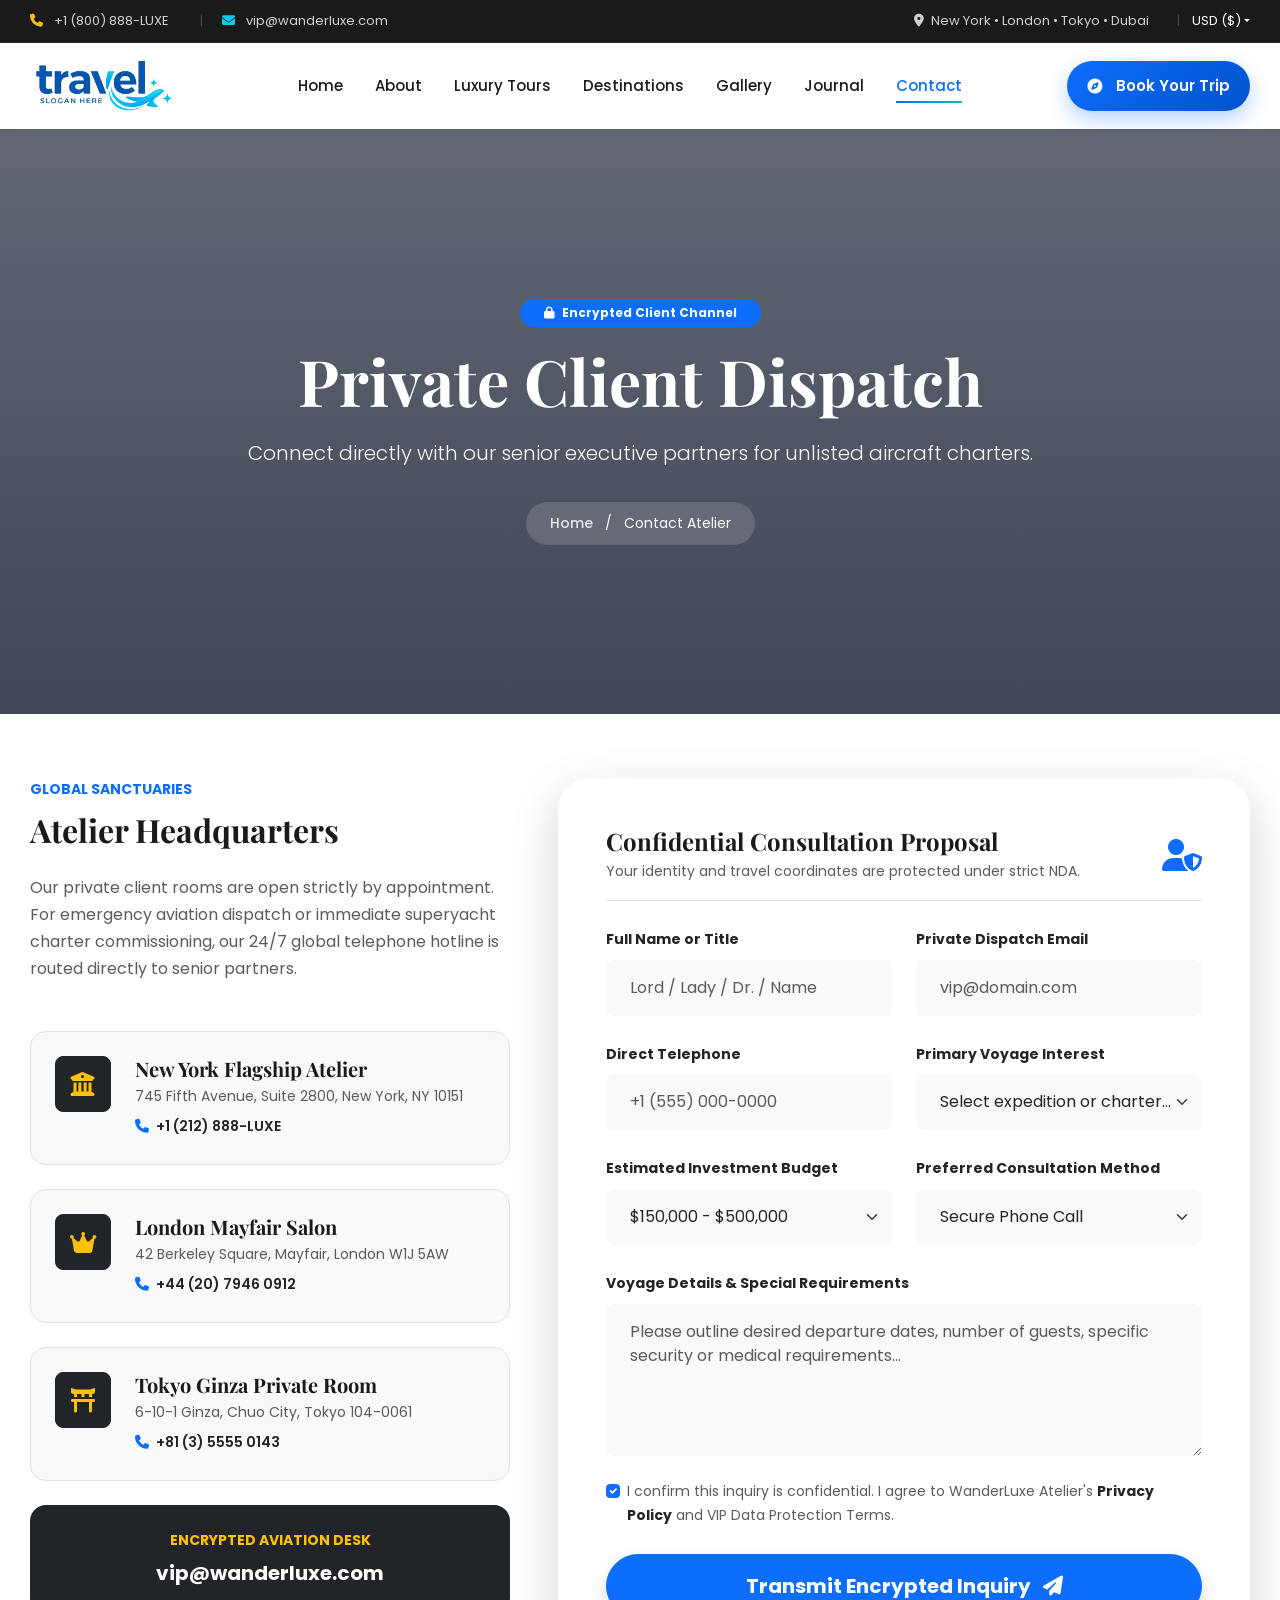
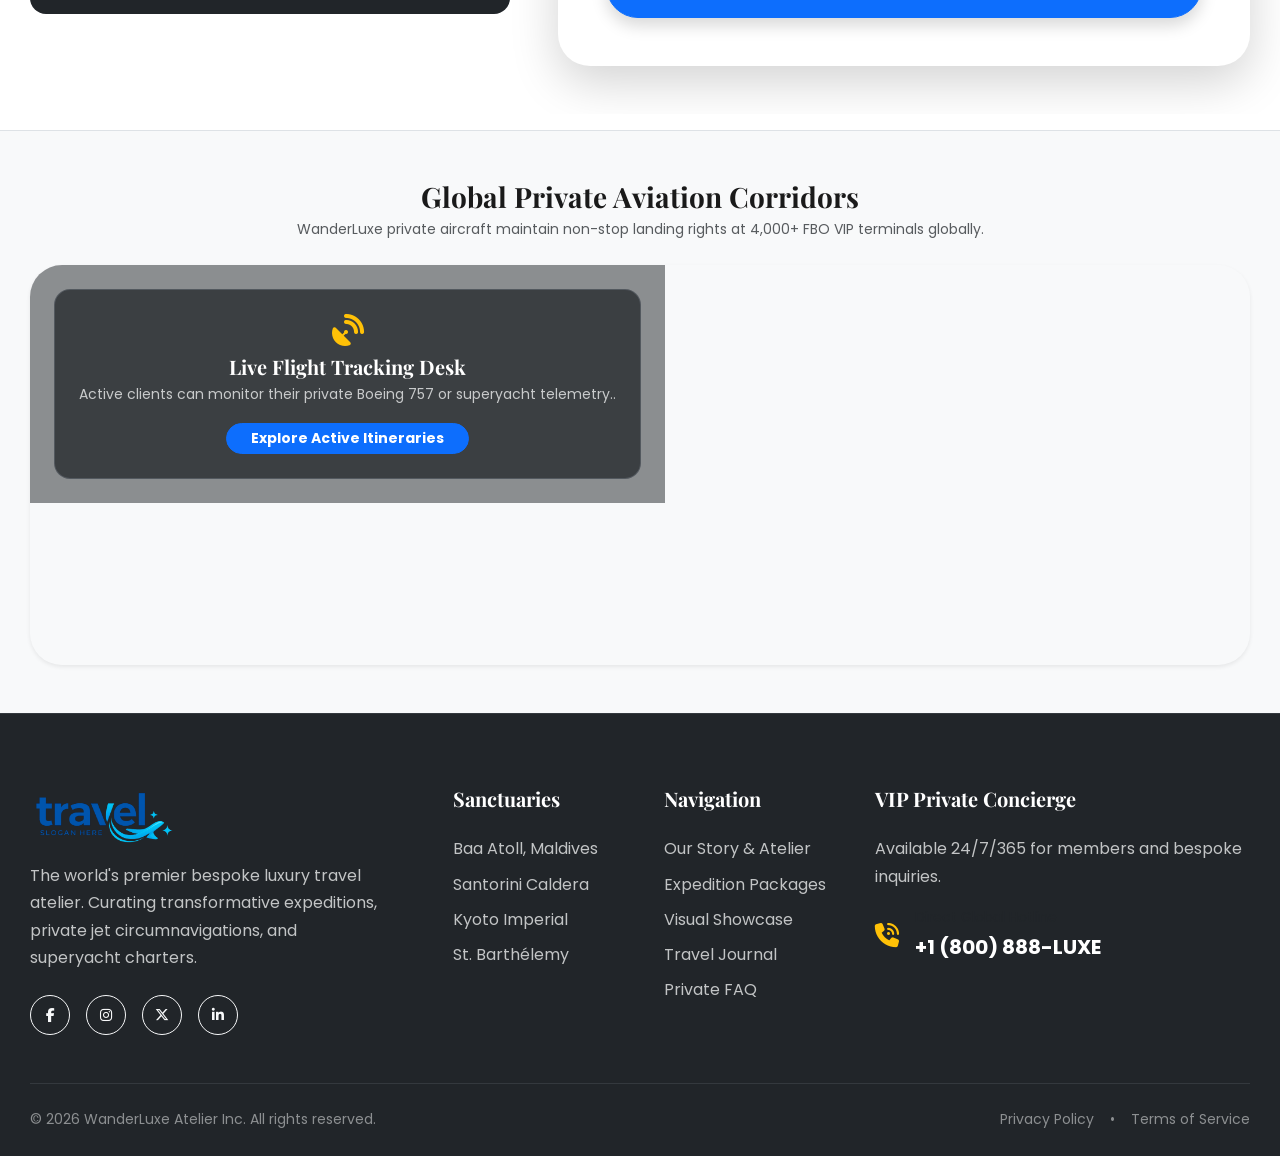
<file: contact.html>
<!doctype html>
<html lang="en">
<head>
  <meta charset="UTF-8" />
  <meta name="viewport" content="width=device-width, initial-scale=1.0" />
  <title>Private Concierge Dispatch & Contact - WanderLuxe Atelier</title>
  <meta name="description" content="Initiate a confidential travel inquiry or schedule a private consultation with WanderLuxe's senior itinerary architects across New York, London, Tokyo, and Dubai." />
  
  <!-- Bootstrap 5.3 CSS -->
  <link href="https://cdn.jsdelivr.net/npm/bootstrap@5.3.3/dist/css/bootstrap.min.css" rel="stylesheet" />
  <!-- Font Awesome 6 -->
  <link rel="stylesheet" href="https://cdnjs.cloudflare.com/ajax/libs/font-awesome/6.5.1/css/all.min.css" />
  <!-- Animate On Scroll (AOS) -->
  <link href="https://unpkg.com/aos@2.3.1/dist/aos.css" rel="stylesheet" />
  
  <!-- Custom Theme Stylesheets -->
  <link rel="stylesheet" href="assets/css/style.css" />
  <link rel="stylesheet" href="assets/css/responsive.css" />
</head>
<body>

  <!-- Preloader -->
  <div id="preloader">
    <div class="loader-compass"></div>
    <div class="loader-text">WANDERLUXE</div>
  </div>

  <!-- Top Bar Header -->
  <div class="header-top d-none d-md-block" id="top-bar">
    <div class="container">
      <div class="row align-items-center">
        <div class="col-lg-6 col-md-9 top-contact">
          <span class="me-3"><i class="fa-solid fa-phone me-2 text-warning"></i> +1 (800) 888-LUXE</span>
          <span class="top-divider">|</span>
          <span class="ms-1"><i class="fa-solid fa-envelope me-2 text-info"></i> vip@wanderluxe.com</span>
        </div>
        <div class="col-lg-6 col-md-9 d-flex justify-content-end align-items-center top-links">
          <span class="me-3"><i class="fa-solid fa-location-dot me-1"></i> New York &bull; London &bull; Tokyo &bull; Dubai</span>
          <span class="top-divider">|</span>
          <div class="dropdown d-inline-block">
            <a href="#" class="dropdown-toggle text-white text-decoration-none" data-bs-toggle="dropdown">USD ($)</a>
            <ul class="dropdown-menu dropdown-menu-dark dropdown-menu-end shadow">
              <li><a class="dropdown-item active" href="#">USD ($)</a></li>
              <li><a class="dropdown-item" href="#">EUR (&euro;)</a></li>
            </ul>
          </div>
        </div>
      </div>
    </div>
  </div>

  <!-- Sticky Main Navigation -->
  <nav class="navbar navbar-expand-lg main-navbar" id="main-navigation">
    <div class="container">
      <a class="navbar-brand" href="index.html">
        <img src="assets/img/logo.png" alt="logo" class="img-responsive" />
      </a>

      <button class="navbar-toggler border-0 shadow-none" type="button" data-bs-toggle="offcanvas" data-bs-target="#mobileMenu">
        <i class="fa-solid fa-bars-staggered fs-3 text-dark"></i>
      </button>

      <div class="collapse navbar-collapse" id="desktopMenu">
        <ul class="navbar-nav mx-auto mb-2 mb-lg-0">
          <li class="nav-item"><a class="nav-link" href="index.html">Home</a></li>
          <li class="nav-item"><a class="nav-link" href="about.html">About</a></li>
          <li class="nav-item"><a class="nav-link" href="tours.html">Luxury Tours</a></li>
          <li class="nav-item"><a class="nav-link" href="destinations.html">Destinations</a></li>
          <li class="nav-item"><a class="nav-link" href="gallery.html">Gallery</a></li>
          <li class="nav-item"><a class="nav-link" href="blog.html">Journal</a></li>
          <li class="nav-item"><a class="nav-link active" href="contact.html">Contact</a></li>
        </ul>

        <div class="d-flex align-items-center gap-3">
          <a href="tours.html" class="btn-wl-primary">
            <i class="fa-solid fa-compass me-1"></i> Book Your Trip
          </a>
        </div>
      </div>
    </div>
  </nav>

  <!-- Mobile Offcanvas Menu -->
  <div class="offcanvas offcanvas-start offcanvas-custom bg-dark text-white" tabindex="-1" id="mobileMenu">
    <div class="offcanvas-header border-bottom border-secondary border-opacity-25 pb-4">
      <a class="navbar-brand text-white" href="index.html"><img src="assets/img/logo.png" alt="logo" class="img-responsive" /></a>
      <button type="button" class="btn-close btn-close-white shadow-none" data-bs-dismiss="offcanvas"></button>
    </div>
    <div class="offcanvas-body pt-4">
      <ul class="navbar-nav fs-5 gap-3">
        <li class="nav-item"><a class="nav-link text-white" href="index.html">Home</a></li>
        <li class="nav-item"><a class="nav-link text-white" href="destinations.html">Destinations</a></li>
        <li class="nav-item"><a class="nav-link text-white" href="tours.html">Tours</a></li>
        <li class="nav-item"><a class="nav-link text-white" href="gallery.html">Gallery</a></li>
        <li class="nav-item"><a class="nav-link text-white" href="about.html">About</a></li>
        <li class="nav-item"><a class="nav-link text-white" href="blog.html">Journal</a></li>
        <li class="nav-item"><a class="nav-link text-white" href="faq.html">FAQ</a></li>
        <li class="nav-item"><a class="nav-link text-white active" href="contact.html">Contact</a></li>
      </ul>
    </div>
  </div>

  <!-- Hero Banner -->
  <section class="page-hero" id="hero-banner" style="background: linear-gradient(rgba(15,23,42,0.65), rgba(15,23,42,0.8)), url('https://images.unsplash.com/photo-1540959733332-eab4deabeeaf?auto=format&fit=crop&w=1920&q=80') center/cover;">
    <div class="container page-hero-content" data-aos="fade-up">
      <span class="badge bg-primary px-4 py-2 rounded-pill mb-3"><i class="fa-solid fa-lock me-1"></i> Encrypted Client Channel</span>
      <h1 class="display-3 text-white fw-bold mb-3">Private Client Dispatch</h1>
      <p class="lead max-w-2xl mx-auto text-light text-opacity-80">Connect directly with our senior executive partners for unlisted aircraft charters.</p>
      <div class="breadcrumb-custom">
        <a href="index.html">Home</a>
        <span>/</span>
        <span class="active">Contact Atelier</span>
      </div>
    </div>
  </section>

  <!-- Main Contact Section -->
  <section class="py-5 my-3 overflow-hidden" id="contact-main-section">
    <div class="container">
      <div class="row g-5">
        
        <!-- Left Column: Coordinates -->
        <div class="col-lg-5" data-aos="fade-right">
          <span class="text-primary text-uppercase tracking-wider fw-bold small d-block mb-2">Global Sanctuaries</span>
          <h2 class="h2 fw-bold mb-4">Atelier Headquarters</h2>
          <p class="text-muted mb-5">Our private client rooms are open strictly by appointment. For emergency aviation dispatch or immediate superyacht charter commissioning, our 24/7 global telephone hotline is routed directly to senior partners.</p>

          <div class="d-flex flex-column gap-4">
            
            <div class="d-flex gap-4 p-4 bg-light rounded-4 border">
              <div class="btn btn-dark rounded-3 d-flex align-items-center justify-content-center flex-shrink-0" style="width:56px;height:56px;">
                <i class="fa-solid fa-building-columns fs-4 text-warning"></i>
              </div>
              <div>
                <h4 class="h5 fw-bold mb-1">New York Flagship Atelier</h4>
                <p class="small text-muted mb-1">745 Fifth Avenue, Suite 2800, New York, NY 10151</p>
                <span class="small fw-semibold text-dark"><i class="fa-solid fa-phone me-1 text-primary"></i> +1 (212) 888-LUXE</span>
              </div>
            </div>

            <div class="d-flex gap-4 p-4 bg-light rounded-4 border">
              <div class="btn btn-dark rounded-3 d-flex align-items-center justify-content-center flex-shrink-0" style="width:56px;height:56px;">
                <i class="fa-solid fa-crown fs-4 text-warning"></i>
              </div>
              <div>
                <h4 class="h5 fw-bold mb-1">London Mayfair Salon</h4>
                <p class="small text-muted mb-1">42 Berkeley Square, Mayfair, London W1J 5AW</p>
                <span class="small fw-semibold text-dark"><i class="fa-solid fa-phone me-1 text-primary"></i> +44 (20) 7946 0912</span>
              </div>
            </div>

            <div class="d-flex gap-4 p-4 bg-light rounded-4 border">
              <div class="btn btn-dark rounded-3 d-flex align-items-center justify-content-center flex-shrink-0" style="width:56px;height:56px;">
                <i class="fa-solid fa-torii-gate fs-4 text-warning"></i>
              </div>
              <div>
                <h4 class="h5 fw-bold mb-1">Tokyo Ginza Private Room</h4>
                <p class="small text-muted mb-1">6-10-1 Ginza, Chuo City, Tokyo 104-0061</p>
                <span class="small fw-semibold text-dark"><i class="fa-solid fa-phone me-1 text-primary"></i> +81 (3) 5555 0143</span>
              </div>
            </div>

          </div>

          <div class="p-4 bg-dark text-white rounded-4 mt-4 text-center">
            <span class="small text-warning text-uppercase fw-bold d-block mb-1">Encrypted Aviation Desk</span>
            <span class="fs-5 fw-bold font-mono">vip@wanderluxe.com</span>
          </div>
        </div>

        <!-- Right Column: Confidential Form -->
        <div class="col-lg-7" data-aos="fade-left">
          <div class="card border-0 shadow-lg rounded-5 p-4 p-md-5 bg-white border">
            <div class="d-flex justify-content-between align-items-center mb-4 pb-3 border-bottom">
              <div>
                <h3 class="h4 fw-bold mb-1">Confidential Consultation Proposal</h3>
                <p class="small text-muted mb-0">Your identity and travel coordinates are protected under strict NDA.</p>
              </div>
              <i class="fa-solid fa-user-shield fs-2 text-primary"></i>
            </div>

            <form class="row g-4" id="mainContactForm" onsubmit="handleContactDispatch(event)">
              <div class="col-md-6">
                <label class="form-label small fw-bold text-dark">Full Name or Title</label>
                <input type="text" class="form-control bg-light py-3 px-4 rounded-3 border-0 shadow-none" placeholder="Lord / Lady / Dr. / Name" required />
              </div>

              <div class="col-md-6">
                <label class="form-label small fw-bold text-dark">Private Dispatch Email</label>
                <input type="email" class="form-control bg-light py-3 px-4 rounded-3 border-0 shadow-none" placeholder="vip@domain.com" required />
              </div>

              <div class="col-md-6">
                <label class="form-label small fw-bold text-dark">Direct Telephone</label>
                <input type="tel" class="form-control bg-light py-3 px-4 rounded-3 border-0 shadow-none" placeholder="+1 (555) 000-0000" required />
              </div>

              <div class="col-md-6">
                <label class="form-label small fw-bold text-dark">Primary Voyage Interest</label>
                <select class="form-select bg-light py-3 px-4 rounded-3 border-0 shadow-none" required>
                  <option value="" disabled selected>Select expedition or charter...</option>
                  <option value="jet">Around the World Private Jet (24 Days)</option>
                  <option value="yacht">Superyacht Mediterranean Regatta</option>
                  <option value="island">Private Island Buyout (Maldivian Coral)</option>
                  <option value="custom">Bespoke Architectural Itinerary Design</option>
                </select>
              </div>

              <div class="col-md-6">
                <label class="form-label small fw-bold text-dark">Estimated Investment Budget</label>
                <select class="form-select bg-light py-3 px-4 rounded-3 border-0 shadow-none">
                  <option value="100k">$50,000 - $150,000</option>
                  <option value="250k" selected>$150,000 - $500,000</option>
                  <option value="500k">$500,000 - $1,000,000+</option>
                  <option value="charter">Full Aircraft / Yacht Charter ($1M+)</option>
                </select>
              </div>

              <div class="col-md-6">
                <label class="form-label small fw-bold text-dark">Preferred Consultation Method</label>
                <select class="form-select bg-light py-3 px-4 rounded-3 border-0 shadow-none">
                  <option value="phone">Secure Phone Call</option>
                  <option value="zoom">Encrypted Video Conference</option>
                  <option value="inperson">In-Person at Mayfair or NY Salon</option>
                </select>
              </div>

              <div class="col-12">
                <label class="form-label small fw-bold text-dark">Voyage Details &amp; Special Requirements</label>
                <textarea class="form-control bg-light py-3 px-4 rounded-3 border-0 shadow-none" rows="5" placeholder="Please outline desired departure dates, number of guests, specific security or medical requirements..." required></textarea>
              </div>

              <div class="col-12">
                <div class="form-check small text-muted">
                  <input class="form-check-input shadow-none" type="checkbox" id="ndaCheck" required checked />
                  <label class="form-check-label" for="ndaCheck">
                    I confirm this inquiry is confidential. I agree to WanderLuxe Atelier's <a href="privacy-policy.html" class="text-dark fw-bold">Privacy Policy</a> and VIP Data Protection Terms.
                  </label>
                </div>
              </div>

              <div class="col-12">
                <button type="submit" class="btn btn-primary btn-lg w-100 py-3 rounded-pill fw-bold shadow">
                  Transmit Encrypted Inquiry <i class="fa-solid fa-paper-plane ms-2"></i>
                </button>
              </div>
            </form>

            <div class="alert alert-success mt-4 d-none rounded-4 p-4 text-center" id="contactSuccessMessage">
              <h4 class="h6 fw-bold mb-1"><i class="fa-solid fa-circle-check text-success me-1"></i> Inquiry Received Under Protocol</h4>
              <p class="small text-muted mb-0">Your encrypted proposal has been dispatched to our Mayfair and New York senior partners. Expect a confidential telephone briefing within 2 hours.</p>
            </div>

          </div>
        </div>

      </div>
    </div>
  </section>

  <!-- Interactive Global Map Section -->
  <section class="py-5 bg-light border-top" id="map-section">
    <div class="container text-center mb-4" data-aos="fade-up">
      <h3 class="h3 fw-bold mb-1">Global Private Aviation Corridors</h3>
      <p class="text-muted small">WanderLuxe private aircraft maintain non-stop landing rights at 4,000+ FBO VIP terminals globally.</p>
    </div>
    <div class="container">
      <div class="card border-0 rounded-5 overflow-hidden shadow-sm position-relative" style="height: 400px; background: url('https://images.unsplash.com/photo-1526778548025-fa2f459cd5c1?auto=format&fit=crop&w=1600&q=80') center/cover;">
        <div class="position-absolute inset-0 bg-dark bg-opacity-50 d-flex align-items-center justify-content-center p-4 text-center text-white">
          <div class="max-w-lg backdrop-blur bg-dark bg-opacity-75 p-4 rounded-4 border border-secondary border-opacity-50">
            <i class="fa-solid fa-satellite-dish fs-2 text-warning mb-2"></i>
            <h4 class="h5 fw-bold text-white mb-1">Live Flight Tracking Desk</h4>
            <p class="small text-light text-opacity-75 mb-3">Active clients can monitor their private Boeing 757 or superyacht telemetry..</p>
            <a href="tours.html" class="btn btn-primary btn-sm rounded-pill px-4 fw-bold">Explore Active Itineraries</a>
          </div>
        </div>
      </div>
    </div>
  </section>

  <!-- Footer -->
  <footer class="footer-section bg-dark text-white pt-5 pb-4 border-top border-secondary border-opacity-25" id="footer">
    <div class="container pt-4">
      <div class="row g-5 mb-5">
        <div class="col-lg-4 col-md-6">
          <a class="navbar-brand text-white fs-2 mb-3 d-block" href="index.html">
            <img src="assets/img/logo.png" alt="logo" class="img-responsive" />
          </a>
          <p class="text-light text-opacity-75 mb-4 pe-lg-4">The world's premier bespoke luxury travel atelier. Curating transformative expeditions, private jet circumnavigations, and superyacht charters.</p>
          <div class="d-flex gap-3 social-links">
            <a href="#" class="btn btn-outline-light btn-sm rounded-circle d-flex align-items-center justify-content-center" style="width: 40px; height: 40px;"><i class="fa-brands fa-facebook-f"></i></a>
            <a href="#" class="btn btn-outline-light btn-sm rounded-circle d-flex align-items-center justify-content-center" style="width: 40px; height: 40px;"><i class="fa-brands fa-instagram"></i></a>
            <a href="#" class="btn btn-outline-light btn-sm rounded-circle d-flex align-items-center justify-content-center" style="width: 40px; height: 40px;"><i class="fa-brands fa-x-twitter"></i></a>
            <a href="#" class="btn btn-outline-light btn-sm rounded-circle d-flex align-items-center justify-content-center" style="width: 40px; height: 40px;"><i class="fa-brands fa-linkedin-in"></i></a>
          </div>
        </div>
        <div class="col-lg-2 col-md-6">
          <h5 class="fw-bold mb-4 text-white">Sanctuaries</h5>
          <ul class="list-unstyled footer-links d-flex flex-column gap-2">
            <li><a href="destinations.html" class="text-light text-opacity-75 text-decoration-none">Baa Atoll, Maldives</a></li>
            <li><a href="destinations.html" class="text-light text-opacity-75 text-decoration-none">Santorini Caldera</a></li>
            <li><a href="destinations.html" class="text-light text-opacity-75 text-decoration-none">Kyoto Imperial</a></li>
            <li><a href="destinations.html" class="text-light text-opacity-75 text-decoration-none">St. Barthélemy</a></li>
          </ul>
        </div>
        <div class="col-lg-2 col-md-6">
          <h5 class="fw-bold mb-4 text-white">Navigation</h5>
          <ul class="list-unstyled footer-links d-flex flex-column gap-2">
            <li><a href="about.html" class="text-light text-opacity-75 text-decoration-none">Our Story &amp; Atelier</a></li>
            <li><a href="tours.html" class="text-light text-opacity-75 text-decoration-none">Expedition Packages</a></li>
            <li><a href="gallery.html" class="text-light text-opacity-75 text-decoration-none">Visual Showcase</a></li>
            <li><a href="blog.html" class="text-light text-opacity-75 text-decoration-none">Travel Journal</a></li>
            <li><a href="faq.html" class="text-light text-opacity-75 text-decoration-none">Private FAQ</a></li>
          </ul>
        </div>
        <div class="col-lg-4 col-md-6">
          <h5 class="fw-bold mb-4 text-white">VIP Private Concierge</h5>
          <p class="text-light text-opacity-75 mb-3">Available 24/7/365 for members and bespoke inquiries.</p>
          <div class="d-flex align-items-center mb-3">
            <i class="fa-solid fa-phone-volume fs-4 text-warning me-3"></i>
            <div>
              <span class="small text-muted d-block">Direct Global Hotline</span>
              <a href="tel:+1800888LUXE" class="fs-5 fw-bold text-white text-decoration-none">+1 (800) 888-LUXE</a>
            </div>
          </div>
        </div>
      </div>
      <div class="border-top border-secondary border-opacity-25 pt-4 d-flex flex-column flex-md-row justify-content-between align-items-center small text-light text-opacity-50">
        <p class="mb-2 mb-md-0">&copy; 2026 WanderLuxe Atelier Inc. All rights reserved.</p>
        <div class="d-flex gap-3">
          <a href="privacy-policy.html" class="text-light text-opacity-50 text-decoration-none">Privacy Policy</a>
          <span>&bull;</span>
          <a href="terms.html" class="text-light text-opacity-50 text-decoration-none">Terms of Service</a>
        </div>
      </div>
    </div>
  </footer>

  <!-- Scroll To Top Button -->
  <button id="scrollTopBtn" class="scroll-top-btn" aria-label="Scroll to top"><i class="fa-solid fa-arrow-up"></i></button>

  <!-- Bootstrap 5 Bundle JS -->
  <script src="https://cdn.jsdelivr.net/npm/bootstrap@5.3.3/dist/js/bootstrap.bundle.min.js"></script>
  <!-- Animate On Scroll (AOS) -->
  <script src="https://unpkg.com/aos@2.3.1/dist/aos.js"></script>
  <!-- Master Theme JS -->
  <script src="assets/js/main.js"></script>

  <script>
    function handleContactDispatch(e) {
      e.preventDefault();
      document.getElementById('contactSuccessMessage').classList.remove('d-none');
      e.target.reset();
      window.scrollTo({ top: document.getElementById('contactSuccessMessage').offsetTop - 150, behavior: 'smooth' });
    }
  </script>
</body>
</html>
</file>
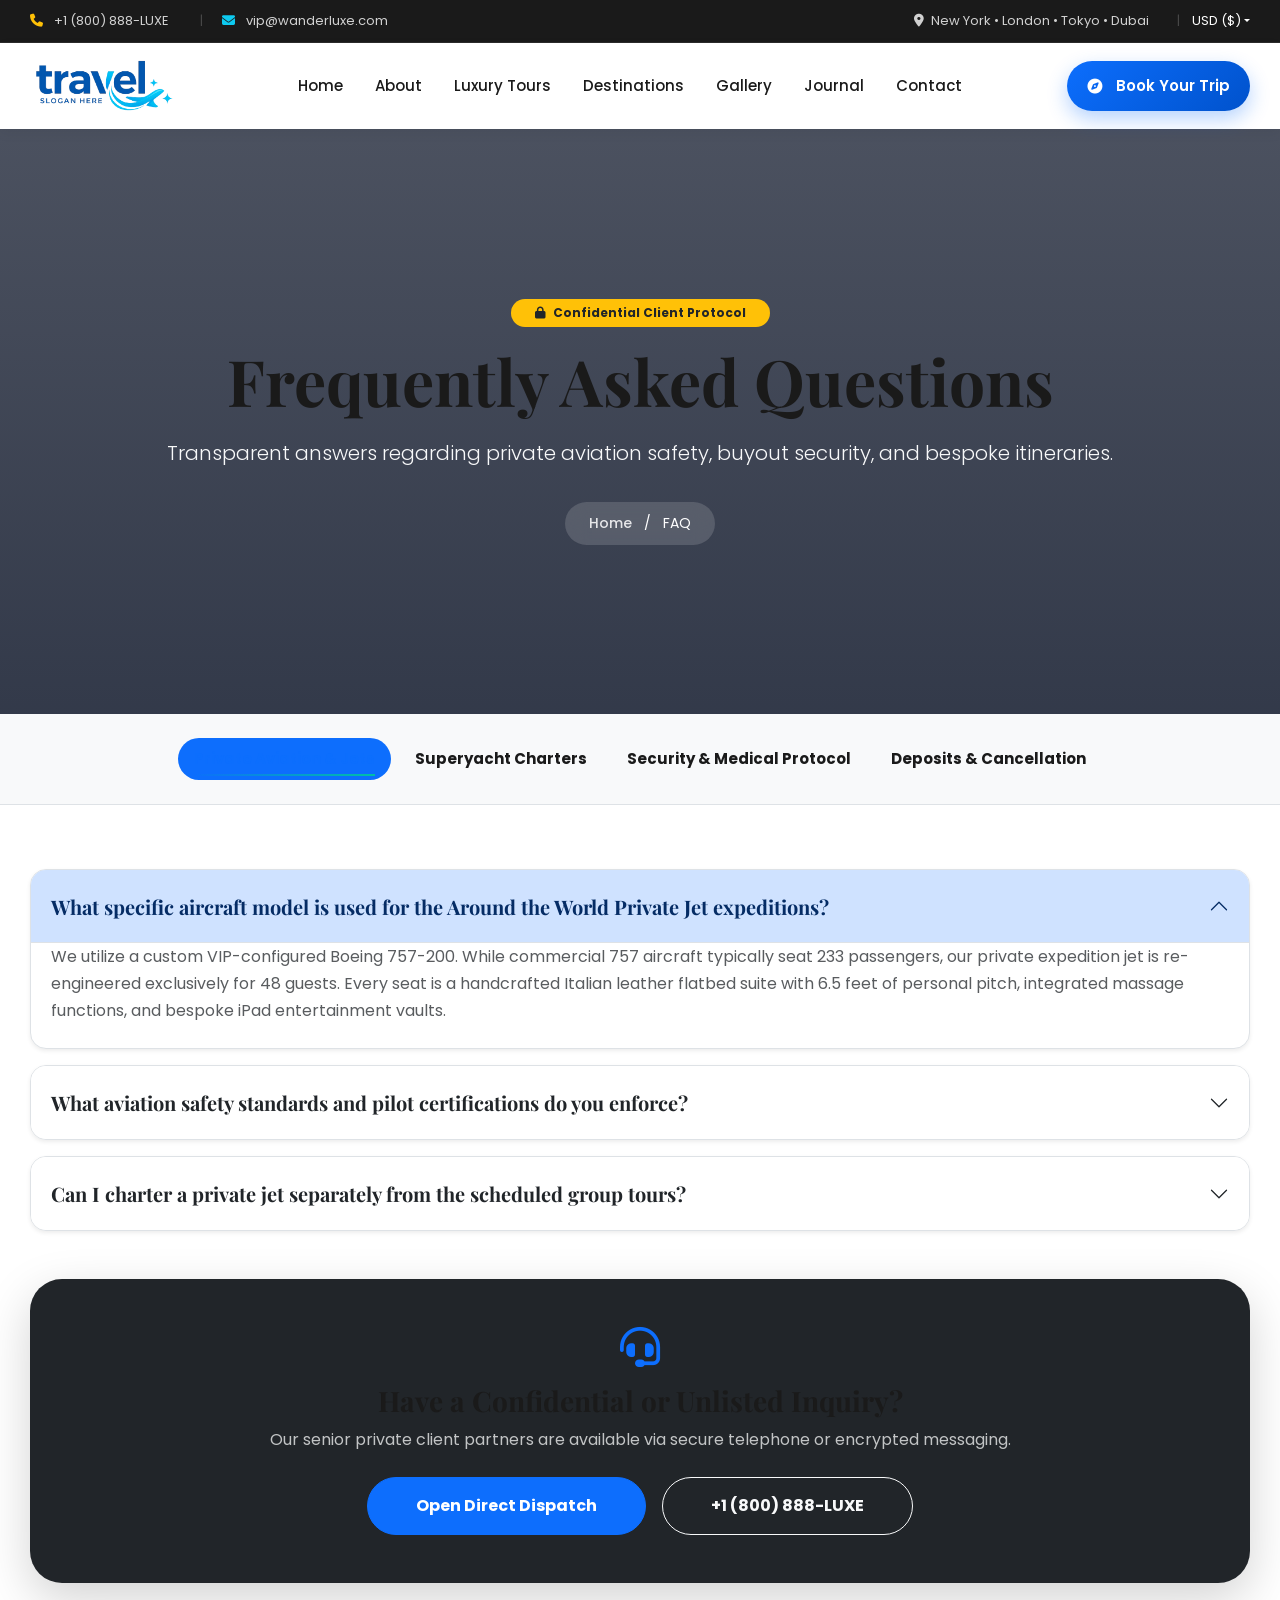
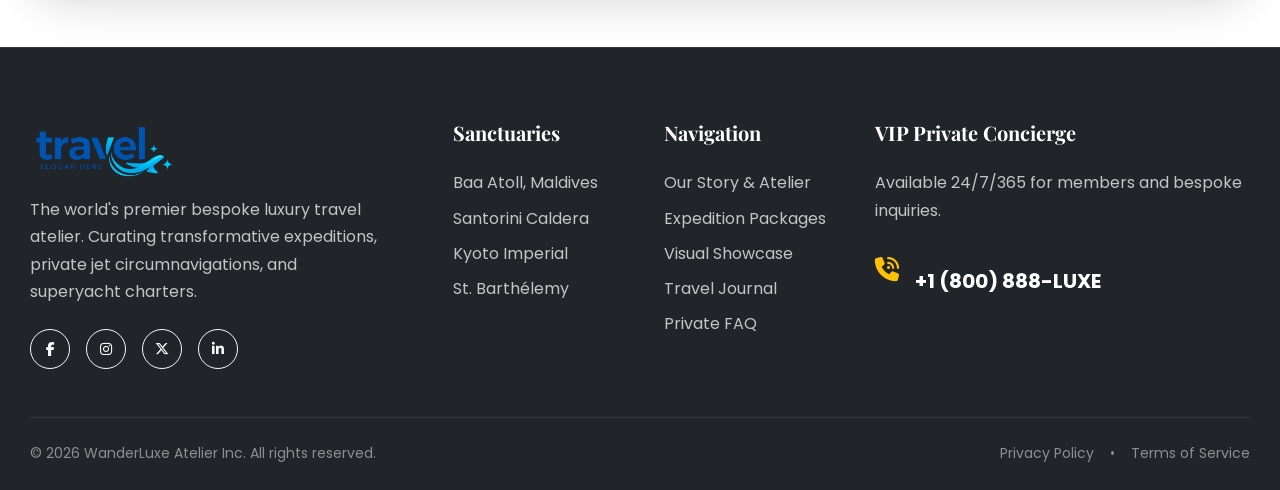
<file: faq.html>
<!doctype html>
<html lang="en">
<head>
  <meta charset="UTF-8" />
  <meta name="viewport" content="width=device-width, initial-scale=1.0" />
  <title>Confidential FAQ & VIP Protocol - WanderLuxe Luxury Travel</title>
  <meta name="description" content="Explore frequently asked questions regarding private jet charters, superyacht security protocols, medical concierges, and bespoke membership tiers." />
  
  <!-- Bootstrap 5.3 CSS -->
  <link href="https://cdn.jsdelivr.net/npm/bootstrap@5.3.3/dist/css/bootstrap.min.css" rel="stylesheet" />
  <!-- Font Awesome 6 -->
  <link rel="stylesheet" href="https://cdnjs.cloudflare.com/ajax/libs/font-awesome/6.5.1/css/all.min.css" />
  <!-- Animate On Scroll (AOS) -->
  <link href="https://unpkg.com/aos@2.3.1/dist/aos.css" rel="stylesheet" />
  
  <!-- Custom Theme Stylesheets -->
  <link rel="stylesheet" href="assets/css/style.css" />
  <link rel="stylesheet" href="assets/css/responsive.css" />
</head>
<body>

  <!-- Preloader -->
  <div id="preloader">
    <div class="loader-compass"></div>
    <div class="loader-text">WANDERLUXE</div>
  </div>

  <!-- Top Bar Header -->
  <div class="header-top d-none d-md-block" id="top-bar">
    <div class="container">
      <div class="row align-items-center">
        <div class="col-lg-6 col-md-9 top-contact">
          <span class="me-3"><i class="fa-solid fa-phone me-2 text-warning"></i> +1 (800) 888-LUXE</span>
          <span class="top-divider">|</span>
          <span class="ms-1"><i class="fa-solid fa-envelope me-2 text-info"></i> vip@wanderluxe.com</span>
        </div>
        <div class="col-lg-6 col-md-9 d-flex justify-content-end align-items-center top-links">
          <span class="me-3"><i class="fa-solid fa-location-dot me-1"></i> New York &bull; London &bull; Tokyo &bull; Dubai</span>
          <span class="top-divider">|</span>
          <div class="dropdown d-inline-block">
            <a href="#" class="dropdown-toggle text-white text-decoration-none" data-bs-toggle="dropdown">USD ($)</a>
            <ul class="dropdown-menu dropdown-menu-dark dropdown-menu-end shadow">
              <li><a class="dropdown-item active" href="#">USD ($)</a></li>
              <li><a class="dropdown-item" href="#">EUR (&euro;)</a></li>
            </ul>
          </div>
        </div>
      </div>
    </div>
  </div>

  <!-- Sticky Main Navigation -->
  <nav class="navbar navbar-expand-lg main-navbar" id="main-navigation">
    <div class="container">
      <a class="navbar-brand" href="index.html">
        <img src="assets/img/logo.png" alt="logo" class="img-responsive" />
      </a>

      <button class="navbar-toggler border-0 shadow-none" type="button" data-bs-toggle="offcanvas" data-bs-target="#mobileMenu">
        <i class="fa-solid fa-bars-staggered fs-3 text-dark"></i>
      </button>

      <div class="collapse navbar-collapse" id="desktopMenu">
        <ul class="navbar-nav mx-auto mb-2 mb-lg-0">
          <li class="nav-item"><a class="nav-link" href="index.html">Home</a></li>
          <li class="nav-item"><a class="nav-link" href="about.html">About</a></li>
          <li class="nav-item"><a class="nav-link" href="tours.html">Luxury Tours</a></li>
          <li class="nav-item"><a class="nav-link" href="destinations.html">Destinations</a></li>
          <li class="nav-item"><a class="nav-link" href="gallery.html">Gallery</a></li>
          <li class="nav-item"><a class="nav-link" href="blog.html">Journal</a></li>
          <li class="nav-item"><a class="nav-link" href="contact.html">Contact</a></li>
        </ul>

        <div class="d-flex align-items-center gap-3">
          <a href="tours.html" class="btn-wl-primary">
            <i class="fa-solid fa-compass me-1"></i> Book Your Trip
          </a>
        </div>
      </div>
    </div>
  </nav>

  <!-- Mobile Offcanvas Menu -->
  <div class="offcanvas offcanvas-start offcanvas-custom bg-dark text-white" tabindex="-1" id="mobileMenu">
    <div class="offcanvas-header border-bottom border-secondary border-opacity-25 pb-4">
      <a class="navbar-brand text-white" href="index.html">
        <img src="assets/img/logo.png" alt="logo" class="img-responsive" /></a>
      <button type="button" class="btn-close btn-close-white shadow-none" data-bs-dismiss="offcanvas"></button>
    </div>
    <div class="offcanvas-body pt-4">
      <ul class="navbar-nav fs-5 gap-3">
        <li class="nav-item"><a class="nav-link text-white" href="index.html">Home</a></li>
        <li class="nav-item"><a class="nav-link text-white" href="destinations.html">Destinations</a></li>
        <li class="nav-item"><a class="nav-link text-white" href="tours.html">Tours</a></li>
        <li class="nav-item"><a class="nav-link text-white" href="gallery.html">Gallery</a></li>
        <li class="nav-item"><a class="nav-link text-white" href="about.html">About</a></li>
        <li class="nav-item"><a class="nav-link text-white" href="blog.html">Journal</a></li>
        <li class="nav-item"><a class="nav-link text-white active" href="faq.html">FAQ</a></li>
        <li class="nav-item"><a class="nav-link text-white" href="contact.html">Contact</a></li>
      </ul>
    </div>
  </div>

  <!-- Hero Banner -->
  <section class="page-hero" id="hero-banner" style="background: linear-gradient(rgba(15,23,42,0.75), rgba(15,23,42,0.85)), url('https://images.unsplash.com/photo-1540959733332-eab4deabeeaf?auto=format&fit=crop&w=1920&q=80') center/cover;">
    <div class="container page-hero-content" data-aos="fade-up">
      <span class="badge bg-warning text-dark px-4 py-2 rounded-pill mb-3"><i class="fa-solid fa-lock me-1"></i> Confidential Client Protocol</span>
      <h1 class="display-3 fw-bold mb-3">Frequently Asked Questions</h1>
      <p class="lead max-w-2xl mx-auto text-light text-opacity-80">Transparent answers regarding private aviation safety, buyout security, and bespoke itineraries.</p>
      <div class="breadcrumb-custom">
        <a href="index.html">Home</a>
        <span>/</span>
        <span class="active">FAQ</span>
      </div>
    </div>
  </section>

  <!-- FAQ Navigation Tabs -->
  <section class="py-4 bg-light border-bottom sticky-top" style="top: 80px; z-index: 10;" id="faq-tabs-nav">
    <div class="container">
      <ul class="nav nav-pills justify-content-center gap-2" id="faqPills" role="tablist">
        <li class="nav-item" role="presentation">
          <button class="nav-link active rounded-pill px-4 fw-bold" id="jet-tab" data-bs-toggle="pill" data-bs-target="#jet-faq" type="button" role="tab">Private Aviation &amp; Jets</button>
        </li>
        <li class="nav-item" role="presentation">
          <button class="nav-link rounded-pill px-4 fw-bold" id="yacht-tab" data-bs-toggle="pill" data-bs-target="#yacht-faq" type="button" role="tab">Superyacht Charters</button>
        </li>
        <li class="nav-item" role="presentation">
          <button class="nav-link rounded-pill px-4 fw-bold" id="security-tab" data-bs-toggle="pill" data-bs-target="#security-faq" type="button" role="tab">Security &amp; Medical Protocol</button>
        </li>
        <li class="nav-item" role="presentation">
          <button class="nav-link rounded-pill px-4 fw-bold" id="booking-tab" data-bs-toggle="pill" data-bs-target="#booking-faq" type="button" role="tab">Deposits &amp; Cancellation</button>
        </li>
      </ul>
    </div>
  </section>

  <!-- FAQ Content Section -->
  <section class="py-5 my-3" id="faq-content-section">
    <div class="container max-w-4xl mx-auto">
      <div class="tab-content" id="faqTabContent">
        
        <!-- Private Aviation FAQ -->
        <div class="tab-pane fade show active" id="jet-faq" role="tabpanel" aria-labelledby="jet-tab">
          <div class="accordion custom-accordion d-flex flex-column gap-3" id="jetAccordion">
            
            <div class="accordion-item border rounded-4 overflow-hidden shadow-sm" data-aos="fade-up">
              <h2 class="accordion-header">
                <button class="accordion-button fw-bold py-4 fs-5" type="button" data-bs-toggle="collapse" data-bs-target="#q1">
                  What specific aircraft model is used for the Around the World Private Jet expeditions?
                </button>
              </h2>
              <div id="q1" class="accordion-collapse collapse show" data-bs-parent="#jetAccordion">
                <div class="accordion-body text-muted pt-0 pb-4">
                  We utilize a custom VIP-configured Boeing 757-200. While commercial 757 aircraft typically seat 233 passengers, our private expedition jet is re-engineered exclusively for 48 guests. Every seat is a handcrafted Italian leather flatbed suite with 6.5 feet of personal pitch, integrated massage functions, and bespoke iPad entertainment vaults.
                </div>
              </div>
            </div>

            <div class="accordion-item border rounded-4 overflow-hidden shadow-sm" data-aos="fade-up">
              <h2 class="accordion-header">
                <button class="accordion-button collapsed fw-bold py-4 fs-5" type="button" data-bs-toggle="collapse" data-bs-target="#q2">
                  What aviation safety standards and pilot certifications do you enforce?
                </button>
              </h2>
              <div id="q2" class="accordion-collapse collapse" data-bs-parent="#jetAccordion">
                <div class="accordion-body text-muted pt-0 pb-4">
                  All WanderLuxe charter flights exceed ARGUS Platinum and Wyvern Wingman safety ratings—the highest independent aviation safety audits in the world. Our flight crew consists of three veteran captains with a minimum of 12,000 flight hours each, accompanied by a dedicated onboard aviation mechanic and security officer.
                </div>
              </div>
            </div>

            <div class="accordion-item border rounded-4 overflow-hidden shadow-sm" data-aos="fade-up">
              <h2 class="accordion-header">
                <button class="accordion-button collapsed fw-bold py-4 fs-5" type="button" data-bs-toggle="collapse" data-bs-target="#q3">
                  Can I charter a private jet separately from the scheduled group tours?
                </button>
              </h2>
              <div id="q3" class="accordion-collapse collapse" data-bs-parent="#jetAccordion">
                <div class="accordion-body text-muted pt-0 pb-4">
                  Yes. Our private aviation desk maintains direct access to over 4,000 audited private aircraft globally, ranging from Sikorsky S-76 VIP helicopters and Bombardier Challenger 350s to ultra-long-range Gulfstream G700 and Bombardier Global 7500 jets capable of non-stop 16-hour transoceanic flights.
                </div>
              </div>
            </div>

          </div>
        </div>

        <!-- Superyacht FAQ -->
        <div class="tab-pane fade" id="yacht-faq" role="tabpanel" aria-labelledby="yacht-tab">
          <div class="accordion custom-accordion d-flex flex-column gap-3" id="yachtAccordion">
            
            <div class="accordion-item border rounded-4 overflow-hidden shadow-sm">
              <h2 class="accordion-header">
                <button class="accordion-button fw-bold py-4 fs-5" type="button" data-bs-toggle="collapse" data-bs-target="#yq1">
                  How are superyacht charter provisions and gastronomic menus customized?
                </button>
              </h2>
              <div id="yq1" class="accordion-collapse collapse show" data-bs-parent="#yachtAccordion">
                <div class="accordion-body text-muted pt-0 pb-4">
                  Four weeks prior to embarkation, our executive culinary concierge conducts a private preference interview with your party. Whether provisioning rare vintage 1982 Petrus wines, freshly caught Mediterranean bluefin tuna, or dietary-specific kosher/vegan menus, our onboard Michelin-experienced executive chefs execute bespoke degustations daily.
                </div>
              </div>
            </div>

            <div class="accordion-item border rounded-4 overflow-hidden shadow-sm">
              <h2 class="accordion-header">
                <button class="accordion-button collapsed fw-bold py-4 fs-5" type="button" data-bs-toggle="collapse" data-bs-target="#yq2">
                  What water toys and submersible equipment are included on yacht charters?
                </button>
              </h2>
              <div id="yq2" class="accordion-collapse collapse" data-bs-parent="#yachtAccordion">
                <div class="accordion-body text-muted pt-0 pb-4">
                  Our flagship 50m+ superyacht fleet comes fully equipped with Riva yacht tenders, SeaDoo jet skis, Fliteboard e-foils, Seabob diving scooters, inflatable water slides, and certified Scuba dive gear. For specific vessels in the Maldives and Caribbean, private Triton submersibles can be commissioned.
                </div>
              </div>
            </div>

          </div>
        </div>

        <!-- Security & Medical FAQ -->
        <div class="tab-pane fade" id="security-faq" role="tabpanel" aria-labelledby="security-tab">
          <div class="accordion custom-accordion d-flex flex-column gap-3" id="secAccordion">
            
            <div class="accordion-item border rounded-4 overflow-hidden shadow-sm">
              <h2 class="accordion-header">
                <button class="accordion-button fw-bold py-4 fs-5" type="button" data-bs-toggle="collapse" data-bs-target="#sq1">
                  What medical personnel accompany the global private jet expeditions?
                </button>
              </h2>
              <div id="sq1" class="accordion-collapse collapse show" data-bs-parent="#secAccordion">
                <div class="accordion-body text-muted pt-0 pb-4">
                  Every Around the World expedition is accompanied 24/7 by a senior emergency room physician from Johns Hopkins or Mayo Clinic. The aircraft carries an extensive mobile emergency medical suite, defibrillators, prescription pharmaceuticals, and satellite telemedicine uplinks.
                </div>
              </div>
            </div>

            <div class="accordion-item border rounded-4 overflow-hidden shadow-sm">
              <h2 class="accordion-header">
                <button class="accordion-button collapsed fw-bold py-4 fs-5" type="button" data-bs-toggle="collapse" data-bs-target="#sq2">
                  Can WanderLuxe provide close protection security details for high-profile clients?
                </button>
              </h2>
              <div id="sq2" class="accordion-collapse collapse" data-bs-parent="#secAccordion">
                <div class="accordion-body text-muted pt-0 pb-4">
                  Absolutely. We regularly coordinate confidential itineraries for royal family members, heads of state, and Fortune 100 executives. Our security desk arranges discreet executive protection officers (former UK SAS or US Secret Service), armored motorcades, and hotel sweep protocols upon request.
                </div>
              </div>
            </div>

          </div>
        </div>

        <!-- Booking & Deposits FAQ -->
        <div class="tab-pane fade" id="booking-faq" role="tabpanel" aria-labelledby="booking-tab">
          <div class="accordion custom-accordion d-flex flex-column gap-3" id="bookAccordion">
            
            <div class="accordion-item border rounded-4 overflow-hidden shadow-sm">
              <h2 class="accordion-header">
                <button class="accordion-button fw-bold py-4 fs-5" type="button" data-bs-toggle="collapse" data-bs-target="#bq1">
                  What deposit structure is required to secure a private jet expedition seat?
                </button>
              </h2>
              <div id="bq1" class="accordion-collapse collapse show" data-bs-parent="#bookAccordion">
                <div class="accordion-body text-muted pt-0 pb-4">
                  A fully refundable 10% deposit is required upon initial reservation submission. Final balance is due 120 days prior to departure. We accept bank wire transfers, major credit cards (Amex Centurion/Titanium), and select cryptocurrency settlement via BitPay institutional escrow.
                </div>
              </div>
            </div>

            <div class="accordion-item border rounded-4 overflow-hidden shadow-sm">
              <h2 class="accordion-header">
                <button class="accordion-button collapsed fw-bold py-4 fs-5" type="button" data-bs-toggle="collapse" data-bs-target="#bq2">
                  What is your cancellation and refund policy?
                </button>
              </h2>
              <div id="bq2" class="accordion-collapse collapse" data-bs-parent="#bookAccordion">
                <div class="accordion-body text-muted pt-0 pb-4">
                  Cancellations made 180+ days prior to departure receive a 100% full refund. Cancellations between 179 and 120 days receive a 75% refund. Due to strict private resort buyout contracts, reservations within 120 days of departure are non-refundable unless transferred to another verified client on our private waitlist.
                </div>
              </div>
            </div>

          </div>
        </div>

      </div>

      <!-- Still Have Questions CTA -->
      <div class="card border-0 bg-dark text-white p-5 rounded-5 mt-5 text-center shadow-lg" data-aos="zoom-in">
        <i class="fa-solid fa-headset fs-1 text-primary mb-3"></i>
        <h3 class="h3 fw-bold mb-2">Have a Confidential or Unlisted Inquiry?</h3>
        <p class="text-light text-opacity-75 max-w-xl mx-auto mb-4">Our senior private client partners are available via secure telephone or encrypted messaging.</p>
        <div class="d-flex flex-wrap justify-content-center gap-3">
          <a href="contact.html" class="btn btn-primary rounded-pill px-5 py-3 fw-bold">Open Direct Dispatch</a>
          <a href="tel:+1800888LUXE" class="btn btn-outline-light rounded-pill px-5 py-3 fw-bold">+1 (800) 888-LUXE</a>
        </div>
      </div>

    </div>
  </section>

  <!-- Footer -->
  <footer class="footer-section bg-dark text-white pt-5 pb-4 border-top border-secondary border-opacity-25" id="footer">
    <div class="container pt-4">
      <div class="row g-5 mb-5">
        <div class="col-lg-4 col-md-6">
          <a class="navbar-brand text-white fs-2 mb-3 d-block" href="index.html">
            <img src="assets/img/logo.png" alt="logo" class="img-responsive" />
          </a>
          <p class="text-light text-opacity-75 mb-4 pe-lg-4">The world's premier bespoke luxury travel atelier. Curating transformative expeditions, private jet circumnavigations, and superyacht charters.</p>
          <div class="d-flex gap-3 social-links">
            <a href="#" class="btn btn-outline-light btn-sm rounded-circle d-flex align-items-center justify-content-center" style="width: 40px; height: 40px;"><i class="fa-brands fa-facebook-f"></i></a>
            <a href="#" class="btn btn-outline-light btn-sm rounded-circle d-flex align-items-center justify-content-center" style="width: 40px; height: 40px;"><i class="fa-brands fa-instagram"></i></a>
            <a href="#" class="btn btn-outline-light btn-sm rounded-circle d-flex align-items-center justify-content-center" style="width: 40px; height: 40px;"><i class="fa-brands fa-x-twitter"></i></a>
            <a href="#" class="btn btn-outline-light btn-sm rounded-circle d-flex align-items-center justify-content-center" style="width: 40px; height: 40px;"><i class="fa-brands fa-linkedin-in"></i></a>
          </div>
        </div>
        <div class="col-lg-2 col-md-6">
          <h5 class="fw-bold mb-4 text-white">Sanctuaries</h5>
          <ul class="list-unstyled footer-links d-flex flex-column gap-2">
            <li><a href="destinations.html" class="text-light text-opacity-75 text-decoration-none">Baa Atoll, Maldives</a></li>
            <li><a href="destinations.html" class="text-light text-opacity-75 text-decoration-none">Santorini Caldera</a></li>
            <li><a href="destinations.html" class="text-light text-opacity-75 text-decoration-none">Kyoto Imperial</a></li>
            <li><a href="destinations.html" class="text-light text-opacity-75 text-decoration-none">St. Barthélemy</a></li>
          </ul>
        </div>
        <div class="col-lg-2 col-md-6">
          <h5 class="fw-bold mb-4 text-white">Navigation</h5>
          <ul class="list-unstyled footer-links d-flex flex-column gap-2">
            <li><a href="about.html" class="text-light text-opacity-75 text-decoration-none">Our Story &amp; Atelier</a></li>
            <li><a href="tours.html" class="text-light text-opacity-75 text-decoration-none">Expedition Packages</a></li>
            <li><a href="gallery.html" class="text-light text-opacity-75 text-decoration-none">Visual Showcase</a></li>
            <li><a href="blog.html" class="text-light text-opacity-75 text-decoration-none">Travel Journal</a></li>
            <li><a href="faq.html" class="text-light text-opacity-75 text-decoration-none">Private FAQ</a></li>
          </ul>
        </div>
        <div class="col-lg-4 col-md-6">
          <h5 class="fw-bold mb-4 text-white">VIP Private Concierge</h5>
          <p class="text-light text-opacity-75 mb-3">Available 24/7/365 for members and bespoke inquiries.</p>
          <div class="d-flex align-items-center mb-3">
            <i class="fa-solid fa-phone-volume fs-4 text-warning me-3"></i>
            <div>
              <span class="small text-muted d-block">Direct Global Hotline</span>
              <a href="tel:+1800888LUXE" class="fs-5 fw-bold text-white text-decoration-none">+1 (800) 888-LUXE</a>
            </div>
          </div>
        </div>
      </div>
      <div class="border-top border-secondary border-opacity-25 pt-4 d-flex flex-column flex-md-row justify-content-between align-items-center small text-light text-opacity-50">
        <p class="mb-2 mb-md-0">&copy; 2026 WanderLuxe Atelier Inc. All rights reserved.</p>
        <div class="d-flex gap-3">
          <a href="privacy-policy.html" class="text-light text-opacity-50 text-decoration-none">Privacy Policy</a>
          <span>&bull;</span>
          <a href="terms.html" class="text-light text-opacity-50 text-decoration-none">Terms of Service</a>
        </div>
      </div>
    </div>
  </footer>

  <!-- Scroll To Top Button -->
  <button id="scrollTopBtn" class="scroll-top-btn" aria-label="Scroll to top"><i class="fa-solid fa-arrow-up"></i></button>

  <!-- Bootstrap 5 Bundle JS -->
  <script src="https://cdn.jsdelivr.net/npm/bootstrap@5.3.3/dist/js/bootstrap.bundle.min.js"></script>
  <!-- Animate On Scroll (AOS) -->
  <script src="https://unpkg.com/aos@2.3.1/dist/aos.js"></script>
  <!-- Master Theme JS -->
  <script src="assets/js/main.js"></script>
</body>
</html>
</file>
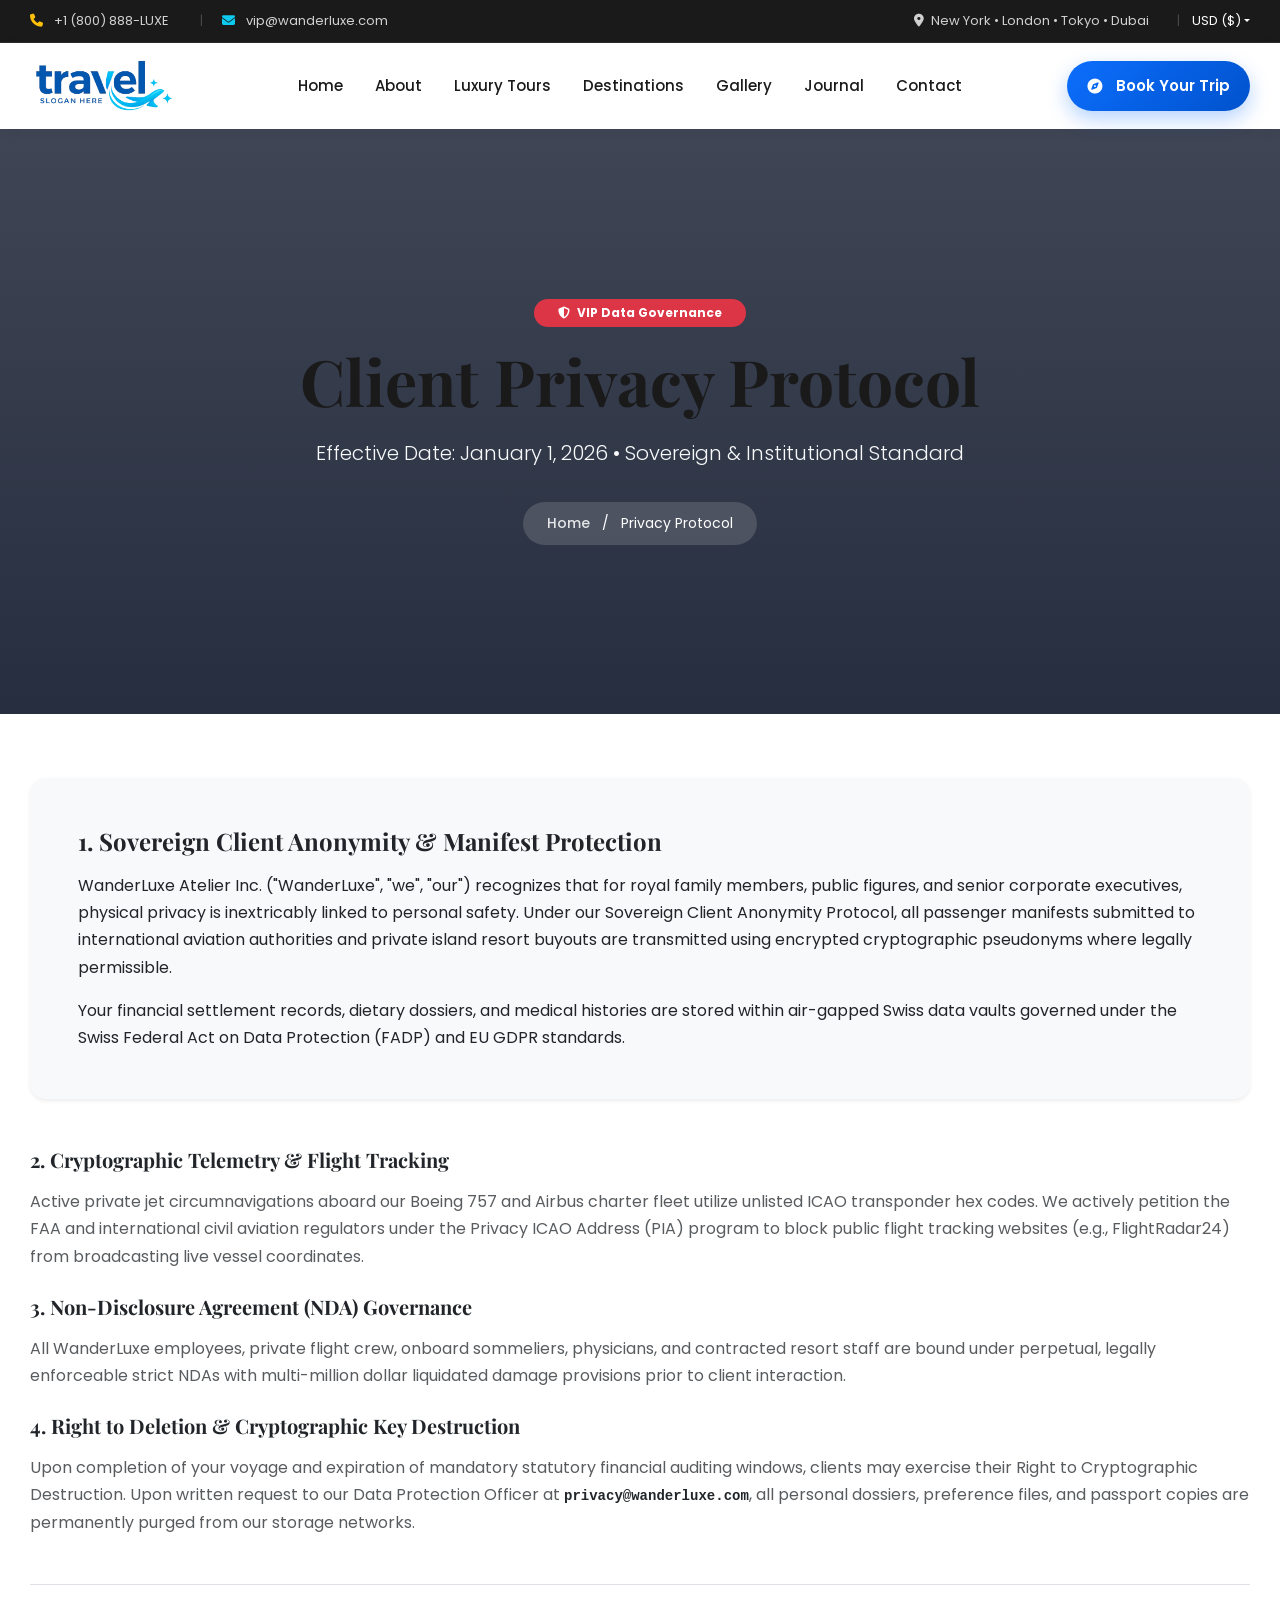
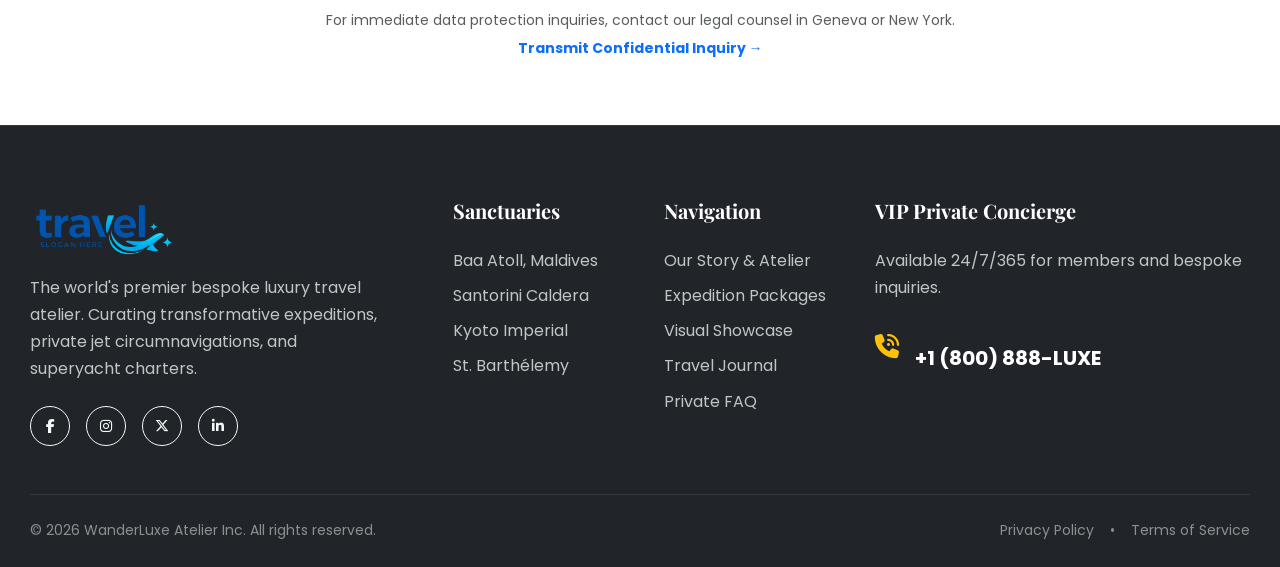
<file: privacy-policy.html>
<!doctype html>
<html lang="en">
<head>
  <meta charset="UTF-8" />
  <meta name="viewport" content="width=device-width, initial-scale=1.0" />
  <title>Confidential Privacy Policy & Data Protection - WanderLuxe</title>
  <meta name="description" content="Read WanderLuxe Atelier's strict VIP data governance protocols protecting client identities, flight telemetry, and private resort manifests." />
  
  <!-- Bootstrap 5.3 CSS -->
  <link href="https://cdn.jsdelivr.net/npm/bootstrap@5.3.3/dist/css/bootstrap.min.css" rel="stylesheet" />
  <!-- Font Awesome 6 -->
  <link rel="stylesheet" href="https://cdnjs.cloudflare.com/ajax/libs/font-awesome/6.5.1/css/all.min.css" />
  
  <!-- Custom Theme Stylesheets -->
  <link rel="stylesheet" href="assets/css/style.css" />
  <link rel="stylesheet" href="assets/css/responsive.css" />
</head>
<body>

  <!-- Top Bar Header -->
  <div class="header-top d-none d-md-block" id="top-bar">
    <div class="container">
      <div class="row align-items-center">
        <div class="col-lg-6 col-md-9 top-contact">
          <span class="me-3"><i class="fa-solid fa-phone me-2 text-warning"></i> +1 (800) 888-LUXE</span>
          <span class="top-divider">|</span>
          <span class="ms-1"><i class="fa-solid fa-envelope me-2 text-info"></i> vip@wanderluxe.com</span>
        </div>
        <div class="col-lg-6 col-md-9 d-flex justify-content-end align-items-center top-links">
          <span class="me-3"><i class="fa-solid fa-location-dot me-1"></i> New York &bull; London &bull; Tokyo &bull; Dubai</span>
          <span class="top-divider">|</span>
          <div class="dropdown d-inline-block">
            <a href="#" class="dropdown-toggle text-white text-decoration-none" data-bs-toggle="dropdown">USD ($)</a>
            <ul class="dropdown-menu dropdown-menu-dark dropdown-menu-end shadow">
              <li><a class="dropdown-item active" href="#">USD ($)</a></li>
              <li><a class="dropdown-item" href="#">EUR (&euro;)</a></li>
            </ul>
          </div>
        </div>
      </div>
    </div>
  </div>

  <!-- Sticky Main Navigation -->
  <nav class="navbar navbar-expand-lg main-navbar" id="main-navigation">
    <div class="container">
      <a class="navbar-brand" href="index.html">
        <img src="assets/img/logo.png" alt="logo" class="img-responsive" />
      </a>

      <button class="navbar-toggler border-0 shadow-none" type="button" data-bs-toggle="offcanvas" data-bs-target="#mobileMenu">
        <i class="fa-solid fa-bars-staggered fs-3 text-dark"></i>
      </button>

      <div class="collapse navbar-collapse" id="desktopMenu">
        <ul class="navbar-nav mx-auto mb-2 mb-lg-0">
          <li class="nav-item"><a class="nav-link" href="index.html">Home</a></li>
          <li class="nav-item"><a class="nav-link" href="about.html">About</a></li>
          <li class="nav-item"><a class="nav-link" href="tours.html">Luxury Tours</a></li>
          <li class="nav-item"><a class="nav-link" href="destinations.html">Destinations</a></li>
          <li class="nav-item"><a class="nav-link" href="gallery.html">Gallery</a></li>
          <li class="nav-item"><a class="nav-link" href="blog.html">Journal</a></li>
          <li class="nav-item"><a class="nav-link" href="contact.html">Contact</a></li>
        </ul>

        <div class="d-flex align-items-center gap-3">
          <a href="tours.html" class="btn-wl-primary">
            <i class="fa-solid fa-compass me-1"></i> Book Your Trip
          </a>
        </div>
      </div>
    </div>
  </nav>

  <!-- Mobile Offcanvas Menu -->
  <div class="offcanvas offcanvas-start offcanvas-custom bg-dark text-white" tabindex="-1" id="mobileMenu">
    <div class="offcanvas-header border-bottom border-secondary border-opacity-25 pb-4">
      <a class="navbar-brand text-white" href="index.html">
        <img src="assets/img/logo.png" alt="logo" class="img-responsive" /></a>
      <button type="button" class="btn-close btn-close-white shadow-none" data-bs-dismiss="offcanvas"></button>
    </div>
    <div class="offcanvas-body pt-4">
      <ul class="navbar-nav fs-5 gap-3">
        <li class="nav-item"><a class="nav-link text-white" href="index.html">Home</a></li>
        <li class="nav-item"><a class="nav-link text-white" href="destinations.html">Destinations</a></li>
        <li class="nav-item"><a class="nav-link text-white" href="tours.html">Tours</a></li>
        <li class="nav-item"><a class="nav-link text-white" href="gallery.html">Gallery</a></li>
        <li class="nav-item"><a class="nav-link text-white" href="about.html">About</a></li>
        <li class="nav-item"><a class="nav-link text-white" href="blog.html">Journal</a></li>
        <li class="nav-item"><a class="nav-link text-white" href="faq.html">FAQ</a></li>
        <li class="nav-item"><a class="nav-link text-white" href="contact.html">Contact</a></li>
      </ul>
    </div>
  </div>

  <!-- Hero Banner -->
  <section class="page-hero" id="hero-banner" style="background: linear-gradient(rgba(15,23,42,0.8), rgba(15,23,42,0.9)), url('https://images.unsplash.com/photo-1451187580459-43490279c0fa?auto=format&fit=crop&w=1920&q=80') center/cover;">
    <div class="container page-hero-content">
      <span class="badge bg-danger px-4 py-2 rounded-pill mb-3"><i class="fa-solid fa-shield-halved me-1"></i> VIP Data Governance</span>
      <h1 class="display-3 fw-bold mb-3">Client Privacy Protocol</h1>
      <p class="lead max-w-2xl mx-auto text-light text-opacity-80">Effective Date: January 1, 2026 &bull; Sovereign & Institutional Standard</p>
      <div class="breadcrumb-custom">
        <a href="index.html">Home</a>
        <span>/</span>
        <span class="active">Privacy Protocol</span>
      </div>
    </div>
  </section>

  <!-- Legal Content -->
  <section class="py-5 my-3" id="legal-body">
    <div class="container max-w-4xl mx-auto text-muted">
      
      <div class="card border-0 bg-light p-4 p-md-5 rounded-4 mb-5 shadow-sm">
        <h2 class="h4 fw-bold text-dark mb-3">1. Sovereign Client Anonymity & Manifest Protection</h2>
        <p>WanderLuxe Atelier Inc. ("WanderLuxe", "we", "our") recognizes that for royal family members, public figures, and senior corporate executives, physical privacy is inextricably linked to personal safety. Under our Sovereign Client Anonymity Protocol, all passenger manifests submitted to international aviation authorities and private island resort buyouts are transmitted using encrypted cryptographic pseudonyms where legally permissible.</p>
        <p class="mb-0">Your financial settlement records, dietary dossiers, and medical histories are stored within air-gapped Swiss data vaults governed under the Swiss Federal Act on Data Protection (FADP) and EU GDPR standards.</p>
      </div>

      <h3 class="h5 fw-bold text-dark mb-3">2. Cryptographic Telemetry & Flight Tracking</h3>
      <p class="mb-4">Active private jet circumnavigations aboard our Boeing 757 and Airbus charter fleet utilize unlisted ICAO transponder hex codes. We actively petition the FAA and international civil aviation regulators under the Privacy ICAO Address (PIA) program to block public flight tracking websites (e.g., FlightRadar24) from broadcasting live vessel coordinates.</p>

      <h3 class="h5 fw-bold text-dark mb-3">3. Non-Disclosure Agreement (NDA) Governance</h3>
      <p class="mb-4">All WanderLuxe employees, private flight crew, onboard sommeliers, physicians, and contracted resort staff are bound under perpetual, legally enforceable strict NDAs with multi-million dollar liquidated damage provisions prior to client interaction.</p>

      <h3 class="h5 fw-bold text-dark mb-3">4. Right to Deletion & Cryptographic Key Destruction</h3>
      <p class="mb-5">Upon completion of your voyage and expiration of mandatory statutory financial auditing windows, clients may exercise their Right to Cryptographic Destruction. Upon written request to our Data Protection Officer at <code class="text-dark fw-bold">privacy@wanderluxe.com</code>, all personal dossiers, preference files, and passport copies are permanently purged from our storage networks.</p>

      <div class="border-top pt-4 text-center small">
        <p class="mb-1">For immediate data protection inquiries, contact our legal counsel in Geneva or New York.</p>
        <a href="contact.html" class="fw-bold text-primary text-decoration-none">Transmit Confidential Inquiry &rarr;</a>
      </div>

    </div>
  </section>

  <!-- Footer -->
  <footer class="footer-section bg-dark text-white pt-5 pb-4 border-top border-secondary border-opacity-25" id="footer">
    <div class="container pt-4">
      <div class="row g-5 mb-5">
        <div class="col-lg-4 col-md-6">
          <a class="navbar-brand text-white fs-2 mb-3 d-block" href="index.html">
            <img src="assets/img/logo.png" alt="logo" class="img-responsive" /></span>
          </a>
          <p class="text-light text-opacity-75 mb-4 pe-lg-4">The world's premier bespoke luxury travel atelier. Curating transformative expeditions, private jet circumnavigations, and superyacht charters.</p>
          <div class="d-flex gap-3 social-links">
            <a href="#" class="btn btn-outline-light btn-sm rounded-circle d-flex align-items-center justify-content-center" style="width: 40px; height: 40px;"><i class="fa-brands fa-facebook-f"></i></a>
            <a href="#" class="btn btn-outline-light btn-sm rounded-circle d-flex align-items-center justify-content-center" style="width: 40px; height: 40px;"><i class="fa-brands fa-instagram"></i></a>
            <a href="#" class="btn btn-outline-light btn-sm rounded-circle d-flex align-items-center justify-content-center" style="width: 40px; height: 40px;"><i class="fa-brands fa-x-twitter"></i></a>
            <a href="#" class="btn btn-outline-light btn-sm rounded-circle d-flex align-items-center justify-content-center" style="width: 40px; height: 40px;"><i class="fa-brands fa-linkedin-in"></i></a>
          </div>
        </div>
        <div class="col-lg-2 col-md-6">
          <h5 class="fw-bold mb-4 text-white">Sanctuaries</h5>
          <ul class="list-unstyled footer-links d-flex flex-column gap-2">
            <li><a href="destinations.html" class="text-light text-opacity-75 text-decoration-none">Baa Atoll, Maldives</a></li>
            <li><a href="destinations.html" class="text-light text-opacity-75 text-decoration-none">Santorini Caldera</a></li>
            <li><a href="destinations.html" class="text-light text-opacity-75 text-decoration-none">Kyoto Imperial</a></li>
            <li><a href="destinations.html" class="text-light text-opacity-75 text-decoration-none">St. Barthélemy</a></li>
          </ul>
        </div>
        <div class="col-lg-2 col-md-6">
          <h5 class="fw-bold mb-4 text-white">Navigation</h5>
          <ul class="list-unstyled footer-links d-flex flex-column gap-2">
            <li><a href="about.html" class="text-light text-opacity-75 text-decoration-none">Our Story &amp; Atelier</a></li>
            <li><a href="tours.html" class="text-light text-opacity-75 text-decoration-none">Expedition Packages</a></li>
            <li><a href="gallery.html" class="text-light text-opacity-75 text-decoration-none">Visual Showcase</a></li>
            <li><a href="blog.html" class="text-light text-opacity-75 text-decoration-none">Travel Journal</a></li>
            <li><a href="faq.html" class="text-light text-opacity-75 text-decoration-none">Private FAQ</a></li>
          </ul>
        </div>
        <div class="col-lg-4 col-md-6">
          <h5 class="fw-bold mb-4 text-white">VIP Private Concierge</h5>
          <p class="text-light text-opacity-75 mb-3">Available 24/7/365 for members and bespoke inquiries.</p>
          <div class="d-flex align-items-center mb-3">
            <i class="fa-solid fa-phone-volume fs-4 text-warning me-3"></i>
            <div>
              <span class="small text-muted d-block">Direct Global Hotline</span>
              <a href="tel:+1800888LUXE" class="fs-5 fw-bold text-white text-decoration-none">+1 (800) 888-LUXE</a>
            </div>
          </div>
        </div>
      </div>
      <div class="border-top border-secondary border-opacity-25 pt-4 d-flex flex-column flex-md-row justify-content-between align-items-center small text-light text-opacity-50">
        <p class="mb-2 mb-md-0">&copy; 2026 WanderLuxe Atelier Inc. All rights reserved.</p>
        <div class="d-flex gap-3">
          <a href="privacy-policy.html" class="text-light text-opacity-50 text-decoration-none">Privacy Policy</a>
          <span>&bull;</span>
          <a href="terms.html" class="text-light text-opacity-50 text-decoration-none">Terms of Service</a>
        </div>
      </div>
    </div>
  </footer>

  <!-- Bootstrap 5 Bundle JS -->
  <script src="https://cdn.jsdelivr.net/npm/bootstrap@5.3.3/dist/js/bootstrap.bundle.min.js"></script>
  <!-- Master Theme JS -->
  <script src="assets/js/main.js"></script>
</body>
</html>
</file>
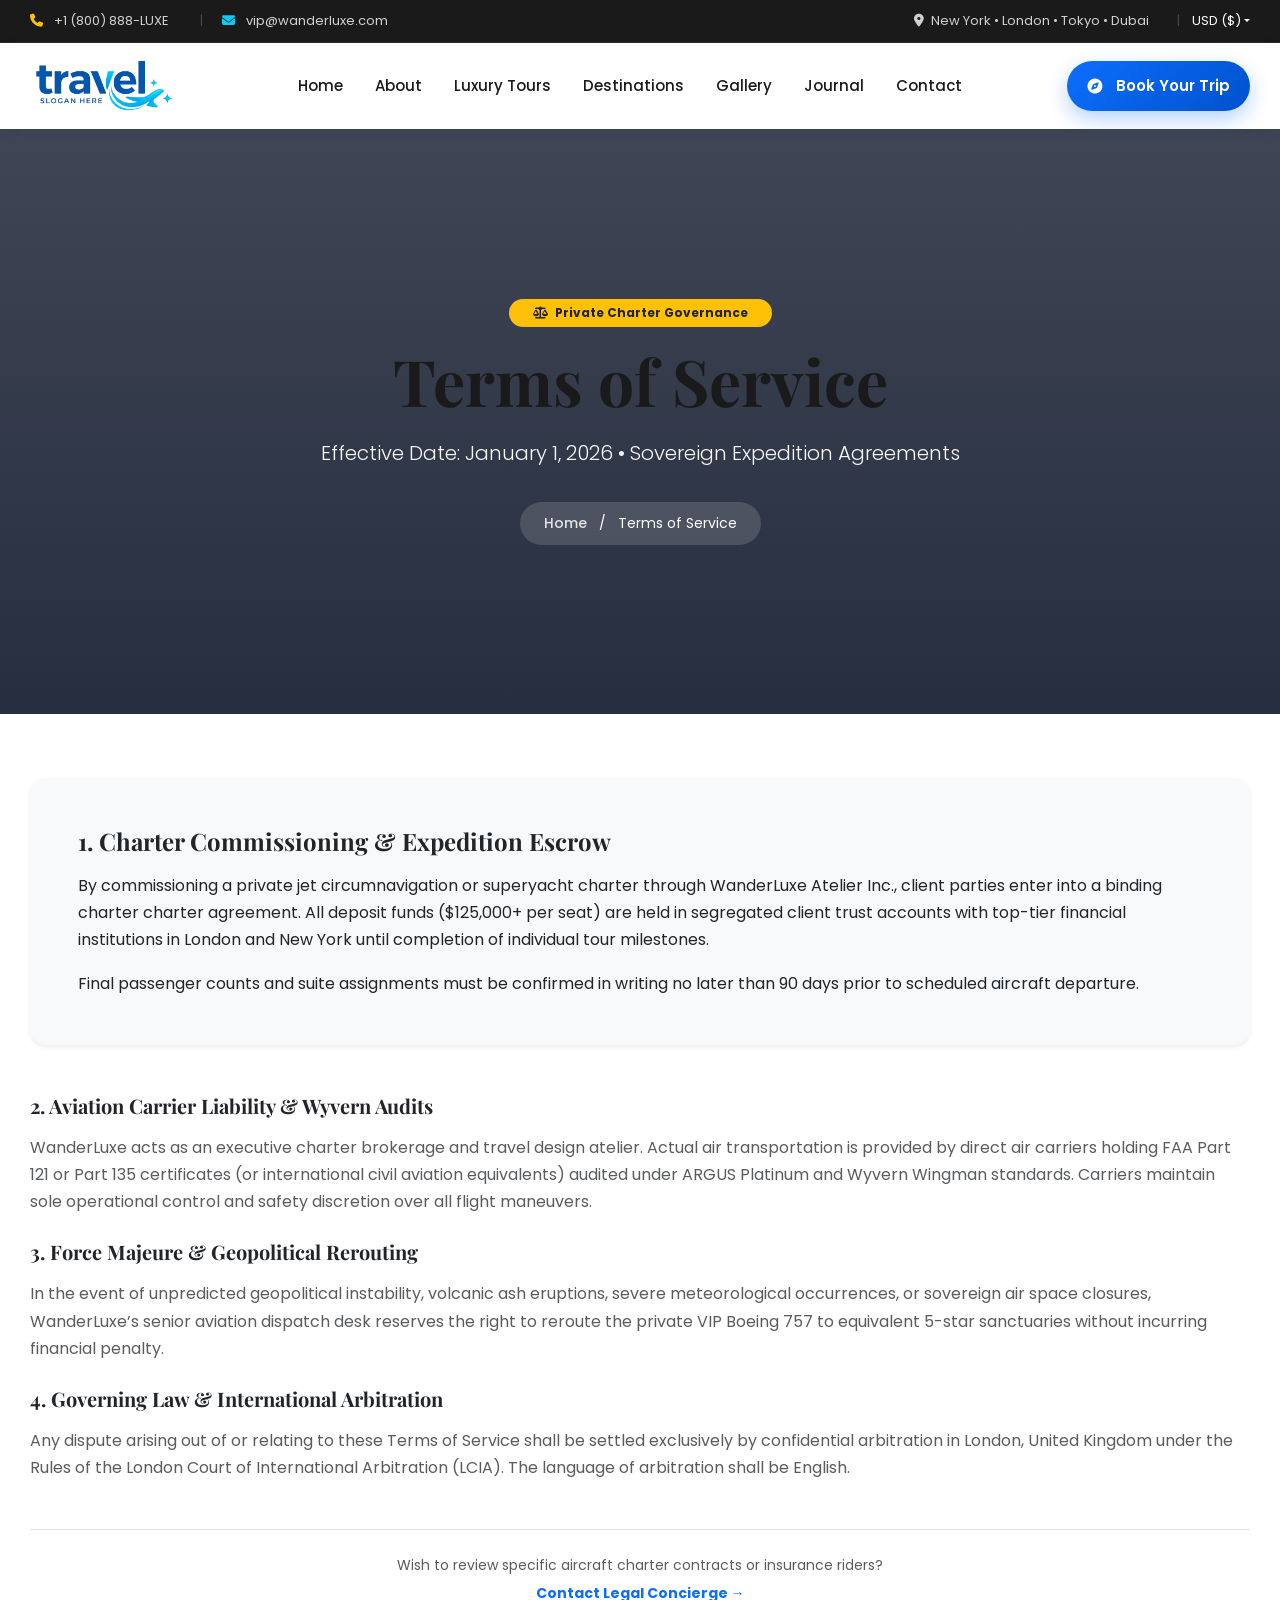
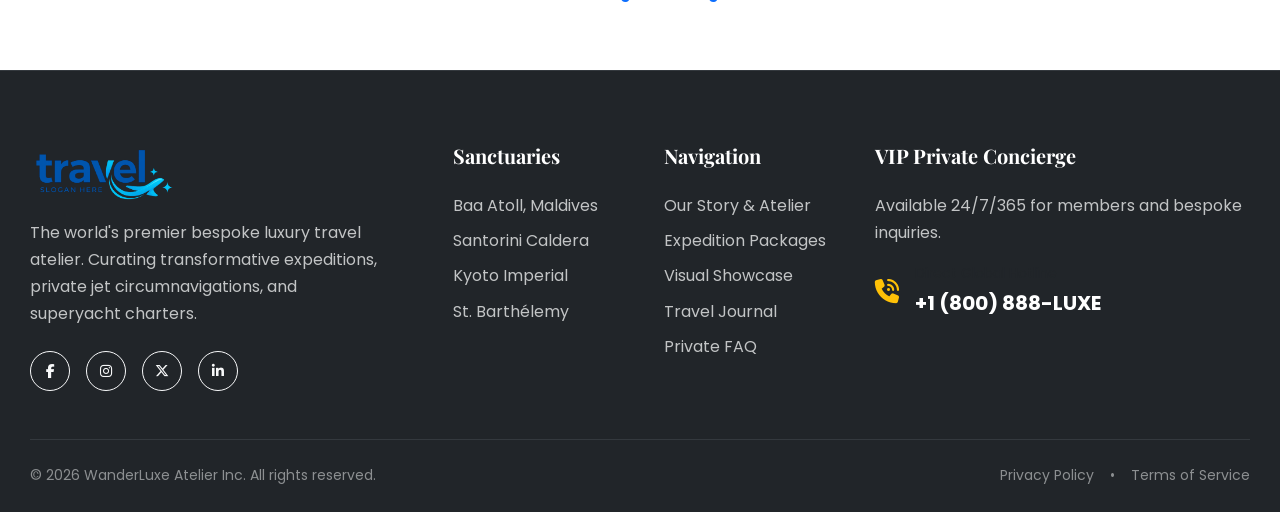
<file: terms.html>
<!doctype html>
<html lang="en">
<head>
  <meta charset="UTF-8" />
  <meta name="viewport" content="width=device-width, initial-scale=1.0" />
  <title>VIP Charter Terms of Service - WanderLuxe Atelier</title>
  <meta name="description" content="Review WanderLuxe Atelier's terms of service governing private jet circumnavigations, superyacht charter liabilities, and deposit settlement agreements." />
  
  <!-- Bootstrap 5.3 CSS -->
  <link href="https://cdn.jsdelivr.net/npm/bootstrap@5.3.3/dist/css/bootstrap.min.css" rel="stylesheet" />
  <!-- Font Awesome 6 -->
  <link rel="stylesheet" href="https://cdnjs.cloudflare.com/ajax/libs/font-awesome/6.5.1/css/all.min.css" />
  
  <!-- Custom Theme Stylesheets -->
  <link rel="stylesheet" href="assets/css/style.css" />
  <link rel="stylesheet" href="assets/css/responsive.css" />
</head>
<body>

  <!-- Top Bar Header -->
  <div class="header-top d-none d-md-block" id="top-bar">
    <div class="container">
      <div class="row align-items-center">
        <div class="col-lg-6 col-md-9 top-contact">
          <span class="me-3"><i class="fa-solid fa-phone me-2 text-warning"></i> +1 (800) 888-LUXE</span>
          <span class="top-divider">|</span>
          <span class="ms-1"><i class="fa-solid fa-envelope me-2 text-info"></i> vip@wanderluxe.com</span>
        </div>
        <div class="col-lg-6 col-md-9 d-flex justify-content-end align-items-center top-links">
          <span class="me-3"><i class="fa-solid fa-location-dot me-1"></i> New York &bull; London &bull; Tokyo &bull; Dubai</span>
          <span class="top-divider">|</span>
          <div class="dropdown d-inline-block">
            <a href="#" class="dropdown-toggle text-white text-decoration-none" data-bs-toggle="dropdown">USD ($)</a>
            <ul class="dropdown-menu dropdown-menu-dark dropdown-menu-end shadow">
              <li><a class="dropdown-item active" href="#">USD ($)</a></li>
              <li><a class="dropdown-item" href="#">EUR (&euro;)</a></li>
            </ul>
          </div>
        </div>
      </div>
    </div>
  </div>

  <!-- Sticky Main Navigation -->
  <nav class="navbar navbar-expand-lg main-navbar" id="main-navigation">
    <div class="container">
      <a class="navbar-brand" href="index.html">
        <img src="assets/img/logo.png" alt="logo" class="img-responsive" />
      </a>

      <button class="navbar-toggler border-0 shadow-none" type="button" data-bs-toggle="offcanvas" data-bs-target="#mobileMenu">
        <i class="fa-solid fa-bars-staggered fs-3 text-dark"></i>
      </button>

      <div class="collapse navbar-collapse" id="desktopMenu">
        <ul class="navbar-nav mx-auto mb-2 mb-lg-0">
          <li class="nav-item"><a class="nav-link" href="index.html">Home</a></li>
          <li class="nav-item"><a class="nav-link" href="about.html">About</a></li>
          <li class="nav-item"><a class="nav-link" href="tours.html">Luxury Tours</a></li>
          <li class="nav-item"><a class="nav-link" href="destinations.html">Destinations</a></li>
          <li class="nav-item"><a class="nav-link" href="gallery.html">Gallery</a></li>
          <li class="nav-item"><a class="nav-link" href="blog.html">Journal</a></li>
          <li class="nav-item"><a class="nav-link" href="contact.html">Contact</a></li>
        </ul>

        <div class="d-flex align-items-center gap-3">
          <a href="tours.html" class="btn-wl-primary">
            <i class="fa-solid fa-compass me-1"></i> Book Your Trip
          </a>
        </div>
      </div>
    </div>
  </nav>

  <!-- Mobile Offcanvas Menu -->
  <div class="offcanvas offcanvas-start offcanvas-custom bg-dark text-white" tabindex="-1" id="mobileMenu">
    <div class="offcanvas-header border-bottom border-secondary border-opacity-25 pb-4">
      <a class="navbar-brand text-white" href="index.html">
        <img src="assets/img/logo.png" alt="logo" class="img-responsive" /></a>
      <button type="button" class="btn-close btn-close-white shadow-none" data-bs-dismiss="offcanvas"></button>
    </div>
    <div class="offcanvas-body pt-4">
      <ul class="navbar-nav fs-5 gap-3">
        <li class="nav-item"><a class="nav-link text-white" href="index.html">Home</a></li>
        <li class="nav-item"><a class="nav-link text-white" href="destinations.html">Destinations</a></li>
        <li class="nav-item"><a class="nav-link text-white" href="tours.html">Tours</a></li>
        <li class="nav-item"><a class="nav-link text-white" href="gallery.html">Gallery</a></li>
        <li class="nav-item"><a class="nav-link text-white" href="about.html">About</a></li>
        <li class="nav-item"><a class="nav-link text-white" href="blog.html">Journal</a></li>
        <li class="nav-item"><a class="nav-link text-white" href="faq.html">FAQ</a></li>
        <li class="nav-item"><a class="nav-link text-white" href="contact.html">Contact</a></li>
      </ul>
    </div>
  </div>

  <!-- Hero Banner -->
  <section class="page-hero" id="hero-banner" style="background: linear-gradient(rgba(15,23,42,0.8), rgba(15,23,42,0.9)), url('https://images.unsplash.com/photo-1540959733332-eab4deabeeaf?auto=format&fit=crop&w=1920&q=80') center/cover;">
    <div class="container page-hero-content">
      <span class="badge bg-warning text-dark px-4 py-2 rounded-pill mb-3"><i class="fa-solid fa-scale-balanced me-1"></i> Private Charter Governance</span>
      <h1 class="display-3 fw-bold mb-3">Terms of Service</h1>
      <p class="lead max-w-2xl mx-auto text-light text-opacity-80">Effective Date: January 1, 2026 &bull; Sovereign Expedition Agreements</p>
      <div class="breadcrumb-custom">
        <a href="index.html">Home</a>
        <span>/</span>
        <span class="active">Terms of Service</span>
      </div>
    </div>
  </section>

  <!-- Legal Content -->
  <section class="py-5 my-3" id="legal-body">
    <div class="container max-w-4xl mx-auto text-muted">
      
      <div class="card border-0 bg-light p-4 p-md-5 rounded-4 mb-5 shadow-sm">
        <h2 class="h4 fw-bold text-dark mb-3">1. Charter Commissioning & Expedition Escrow</h2>
        <p>By commissioning a private jet circumnavigation or superyacht charter through WanderLuxe Atelier Inc., client parties enter into a binding charter charter agreement. All deposit funds ($125,000+ per seat) are held in segregated client trust accounts with top-tier financial institutions in London and New York until completion of individual tour milestones.</p>
        <p class="mb-0">Final passenger counts and suite assignments must be confirmed in writing no later than 90 days prior to scheduled aircraft departure.</p>
      </div>

      <h3 class="h5 fw-bold text-dark mb-3">2. Aviation Carrier Liability & Wyvern Audits</h3>
      <p class="mb-4">WanderLuxe acts as an executive charter brokerage and travel design atelier. Actual air transportation is provided by direct air carriers holding FAA Part 121 or Part 135 certificates (or international civil aviation equivalents) audited under ARGUS Platinum and Wyvern Wingman standards. Carriers maintain sole operational control and safety discretion over all flight maneuvers.</p>

      <h3 class="h5 fw-bold text-dark mb-3">3. Force Majeure & Geopolitical Rerouting</h3>
      <p class="mb-4">In the event of unpredicted geopolitical instability, volcanic ash eruptions, severe meteorological occurrences, or sovereign air space closures, WanderLuxe’s senior aviation dispatch desk reserves the right to reroute the private VIP Boeing 757 to equivalent 5-star sanctuaries without incurring financial penalty.</p>

      <h3 class="h5 fw-bold text-dark mb-3">4. Governing Law & International Arbitration</h3>
      <p class="mb-5">Any dispute arising out of or relating to these Terms of Service shall be settled exclusively by confidential arbitration in London, United Kingdom under the Rules of the London Court of International Arbitration (LCIA). The language of arbitration shall be English.</p>

      <div class="border-top pt-4 text-center small">
        <p class="mb-1">Wish to review specific aircraft charter contracts or insurance riders?</p>
        <a href="contact.html" class="fw-bold text-primary text-decoration-none">Contact Legal Concierge &rarr;</a>
      </div>

    </div>
  </section>

  <!-- Footer -->
  <footer class="footer-section bg-dark text-white pt-5 pb-4 border-top border-secondary border-opacity-25" id="footer">
    <div class="container pt-4">
      <div class="row g-5 mb-5">
        <div class="col-lg-4 col-md-6">
          <a class="navbar-brand text-white fs-2 mb-3 d-block" href="index.html">
            <img src="assets/img/logo.png" alt="logo" class="img-responsive" />
          </a>
          <p class="text-light text-opacity-75 mb-4 pe-lg-4">The world's premier bespoke luxury travel atelier. Curating transformative expeditions, private jet circumnavigations, and superyacht charters.</p>
          <div class="d-flex gap-3 social-links">
            <a href="#" class="btn btn-outline-light btn-sm rounded-circle d-flex align-items-center justify-content-center" style="width: 40px; height: 40px;"><i class="fa-brands fa-facebook-f"></i></a>
            <a href="#" class="btn btn-outline-light btn-sm rounded-circle d-flex align-items-center justify-content-center" style="width: 40px; height: 40px;"><i class="fa-brands fa-instagram"></i></a>
            <a href="#" class="btn btn-outline-light btn-sm rounded-circle d-flex align-items-center justify-content-center" style="width: 40px; height: 40px;"><i class="fa-brands fa-x-twitter"></i></a>
            <a href="#" class="btn btn-outline-light btn-sm rounded-circle d-flex align-items-center justify-content-center" style="width: 40px; height: 40px;"><i class="fa-brands fa-linkedin-in"></i></a>
          </div>
        </div>
        <div class="col-lg-2 col-md-6">
          <h5 class="fw-bold mb-4 text-white">Sanctuaries</h5>
          <ul class="list-unstyled footer-links d-flex flex-column gap-2">
            <li><a href="destinations.html" class="text-light text-opacity-75 text-decoration-none">Baa Atoll, Maldives</a></li>
            <li><a href="destinations.html" class="text-light text-opacity-75 text-decoration-none">Santorini Caldera</a></li>
            <li><a href="destinations.html" class="text-light text-opacity-75 text-decoration-none">Kyoto Imperial</a></li>
            <li><a href="destinations.html" class="text-light text-opacity-75 text-decoration-none">St. Barthélemy</a></li>
          </ul>
        </div>
        <div class="col-lg-2 col-md-6">
          <h5 class="fw-bold mb-4 text-white">Navigation</h5>
          <ul class="list-unstyled footer-links d-flex flex-column gap-2">
            <li><a href="about.html" class="text-light text-opacity-75 text-decoration-none">Our Story &amp; Atelier</a></li>
            <li><a href="tours.html" class="text-light text-opacity-75 text-decoration-none">Expedition Packages</a></li>
            <li><a href="gallery.html" class="text-light text-opacity-75 text-decoration-none">Visual Showcase</a></li>
            <li><a href="blog.html" class="text-light text-opacity-75 text-decoration-none">Travel Journal</a></li>
            <li><a href="faq.html" class="text-light text-opacity-75 text-decoration-none">Private FAQ</a></li>
          </ul>
        </div>
        <div class="col-lg-4 col-md-6">
          <h5 class="fw-bold mb-4 text-white">VIP Private Concierge</h5>
          <p class="text-light text-opacity-75 mb-3">Available 24/7/365 for members and bespoke inquiries.</p>
          <div class="d-flex align-items-center mb-3">
            <i class="fa-solid fa-phone-volume fs-4 text-warning me-3"></i>
            <div>
              <span class="small text-muted d-block">Direct Global Hotline</span>
              <a href="tel:+1800888LUXE" class="fs-5 fw-bold text-white text-decoration-none">+1 (800) 888-LUXE</a>
            </div>
          </div>
        </div>
      </div>
      <div class="border-top border-secondary border-opacity-25 pt-4 d-flex flex-column flex-md-row justify-content-between align-items-center small text-light text-opacity-50">
        <p class="mb-2 mb-md-0">&copy; 2026 WanderLuxe Atelier Inc. All rights reserved.</p>
        <div class="d-flex gap-3">
          <a href="privacy-policy.html" class="text-light text-opacity-50 text-decoration-none">Privacy Policy</a>
          <span>&bull;</span>
          <a href="terms.html" class="text-light text-opacity-50 text-decoration-none">Terms of Service</a>
        </div>
      </div>
    </div>
  </footer>

  <!-- Bootstrap 5 Bundle JS -->
  <script src="https://cdn.jsdelivr.net/npm/bootstrap@5.3.3/dist/js/bootstrap.bundle.min.js"></script>
  <!-- Master Theme JS -->
  <script src="assets/js/main.js"></script>
</body>
</html>
</file>
<file: assets/css/style.css>
@import url('https://fonts.googleapis.com/css2?family=Playfair+Display:ital,wght@0,500..900;1,500..900&family=Poppins:wght@300;400;500;600;700&display=swap');

:root {
  --wl-primary: #0C6EFD;
  --wl-primary-rgb: 12, 110, 253;
  --wl-secondary: #00BFA6;
  --wl-secondary-rgb: 0, 191, 166;
  --wl-accent: #FFB703;
  --wl-dark: #1A1A1A;
  --wl-light: #F7F9FC;
  --wl-white: #FFFFFF;
  --wl-text-muted: #6C757D;
  --wl-border: #E9ECEF;
  
  --font-heading: 'Playfair Display', Georgia, serif;
  --font-body: 'Poppins', sans-serif;
  
  --transition-fast: 0.25s cubic-bezier(0.4, 0, 0.2, 1);
  --transition-normal: 0.4s cubic-bezier(0.16, 1, 0.3, 1);
  --transition-slow: 0.7s cubic-bezier(0.16, 1, 0.3, 1);
  --shadow-sm: 0 4px 12px rgba(26, 26, 26, 0.05);
  --shadow-md: 0 12px 30px rgba(26, 26, 26, 0.08);
  --shadow-lg: 0 20px 50px rgba(26, 26, 26, 0.12);
  --shadow-hover: 0 25px 60px rgba(12, 110, 253, 0.18);
}

/* ==========================================================================
   Base & Reset
   ========================================================================== */
*, *::before, *::after {
  box-sizing: border-box;
}

html {
  scroll-behavior: smooth;
}

body {
  font-family: var(--font-body);
  color: var(--wl-dark);
  background-color: var(--wl-white);
  line-height: 1.7;
  overflow-x: hidden;
}

h1, h2, h3, h4, h5, h6,
.h1, .h2, .h3, .h4, .h5, .h6 {
  font-family: var(--font-heading);
  color: var(--wl-dark);
  font-weight: 700;
  line-height: 1.25;
}

a {
  color: var(--wl-primary);
  text-decoration: none;
  transition: color var(--transition-fast);
}

a:hover {
  color: var(--wl-secondary);
}

img {
  max-width: 100%;
  height: auto;
}

::selection {
  background-color: var(--wl-primary);
  color: var(--wl-white);
}

.container, .container-lg, .container-md, .container-sm, .container-xl {
    max-width: 1400px;
    padding: 0 30px;
  }

  .page-hero {
    position: relative;
    height: 65vh;
    min-height: 520px;
    background: linear-gradient(135deg, rgba(15, 23, 42, 0.7) 0%, rgba(15, 23, 42, 0.88) 100%), url(https://images.unsplash.com/photo-1542314831-068cd1dbfeeb?auto=format&fit=crop&w=1920&q=80) center / cover no-repeat;
    display: flex;
    align-items: center;
    justify-content: center;
    text-align: center;
    color: white;
    overflow: hidden;
}
/* ==========================================================================
   Loading Animation (Preloader)
   ========================================================================== */
#preloader {
  position: fixed;
  top: 0;
  left: 0;
  width: 100%;
  height: 100%;
  background-color: var(--wl-dark);
  z-index: 999999;
  display: flex;
  flex-direction: column;
  justify-content: center;
  align-items: center;
  transition: opacity 0.6s ease, visibility 0.6s ease;
}

#preloader.loaded {
  opacity: 0;
  visibility: hidden;
  pointer-events: none;
}

.loader-compass {
  position: relative;
  width: 80px;
  height: 80px;
  border: 3px solid rgba(255, 255, 255, 0.1);
  border-top-color: var(--wl-accent);
  border-right-color: var(--wl-secondary);
  border-radius: 50%;
  animation: wlSpin 1.2s cubic-bezier(0.68, -0.55, 0.265, 1.55) infinite;
}

.loader-compass::after {
  content: '\f14e';
  font-family: 'Font Awesome 6 Free';
  font-weight: 900;
  position: absolute;
  top: 50%;
  left: 50%;
  transform: translate(-50%, -50%);
  color: var(--wl-white);
  font-size: 28px;
}

@keyframes wlSpin {
  0% { transform: rotate(0deg); }
  100% { transform: rotate(360deg); }
}

.loader-text {
  margin-top: 20px;
  font-family: var(--font-body);
  font-size: 13px;
  letter-spacing: 4px;
  text-transform: uppercase;
  color: var(--wl-light);
  font-weight: 600;
}

/* ==========================================================================
   Top Bar & Sticky Header
   ========================================================================== */
.header-top {
  background-color: var(--wl-dark);
  color: rgba(255, 255, 255, 0.8);
  font-size: 13px;
  padding: 10px 0;
  border-bottom: 1px solid rgba(255, 255, 255, 0.08);
}

.header-top a {
  color: rgba(255, 255, 255, 0.8);
}

.header-top a:hover {
  color: var(--wl-accent);
}

.header-top .top-divider {
  display: inline-block;
  margin: 0 12px;
  color: rgba(255, 255, 255, 0.2);
}

.main-navbar {
  background-color: var(--wl-white);
  box-shadow: var(--shadow-sm);
  padding: 10px 0;
  transition: all var(--transition-normal);
  z-index: 1030;
}

.main-navbar.sticky-header {
  position: sticky;
  top: 0;
  background-color: rgba(255, 255, 255, 0.98);
  backdrop-filter: blur(10px);
  -webkit-backdrop-filter: blur(10px);
  padding: 12px 0;
  box-shadow: var(--shadow-md);
}

.navbar-brand {
  font-family: var(--font-heading);
  font-size: 28px;
  font-weight: 800;
  color: var(--wl-dark) !important;
  letter-spacing: -0.5px;
}
.navbar-brand img{
  height: 56px;
}
.navbar-brand span {
  color: var(--wl-primary);
}

.navbar-brand .brand-dot {
  color: var(--wl-accent);
}

.nav-link {
  font-family: var(--font-body);
  font-size: 15px;
  font-weight: 500;
  color: var(--wl-dark) !important;
  padding: 8px 16px !important;
  position: relative;
}

.nav-link::after {
  content: '';
  position: absolute;
  bottom: 4px;
  left: 16px;
  right: 16px;
  height: 2px;
  background: linear-gradient(90deg, var(--wl-primary), var(--wl-secondary));
  transform: scaleX(0);
  transform-origin: right;
  transition: transform var(--transition-fast);
}

.nav-link:hover::after,
.nav-link.active::after {
  transform: scaleX(1);
  transform-origin: left;
}

.nav-link:hover,
.nav-link.active {
  color: var(--wl-primary) !important;
}

/* ==========================================================================
   Global Buttons & Shine Effects
   ========================================================================== */
.btn-wl-primary {
  position: relative;
  display: inline-flex;
  align-items: center;
  justify-content: center;
  gap: 10px;
  background: linear-gradient(135deg, var(--wl-primary) 0%, #0052cc 100%);
  color: var(--wl-white);
  font-weight: 600;
  font-size: 15px;
  padding: 12px 20px;
  border-radius: 50px;
  border: none;
  overflow: hidden;
  box-shadow: 0 8px 20px rgba(12, 110, 253, 0.3);
  transition: all var(--transition-normal);
  z-index: 1;
}

.btn-wl-primary::after {
  content: '';
  position: absolute;
  top: 0;
  left: -100%;
  width: 100%;
  height: 100%;
  background: linear-gradient(90deg, transparent, rgba(255, 255, 255, 0.35), transparent);
  transition: all 0.6s ease;
  z-index: -1;
}

.btn-wl-primary:hover::after {
  left: 100%;
}

.btn-wl-primary:hover {
  transform: translateY(-3px);
  box-shadow: 0 12px 28px rgba(12, 110, 253, 0.45);
  color: var(--wl-white);
  background: linear-gradient(135deg, var(--wl-secondary) 0%, #008f7d 100%);
}

.btn-wl-secondary {
  display: inline-flex;
  align-items: center;
  justify-content: center;
  gap: 10px;
  background-color: transparent;
  color: var(--wl-dark);
  font-weight: 600;
  font-size: 15px;
  padding: 14px 32px;
  border-radius: 50px;
  border: 2px solid var(--wl-dark);
  transition: all var(--transition-normal);
}

.btn-wl-secondary:hover {
  background-color: var(--wl-dark);
  color: var(--wl-white);
  transform: translateY(-3px);
  box-shadow: var(--shadow-md);
}

.btn-wl-accent {
  background: linear-gradient(135deg, var(--wl-accent) 0%, #e69c00 100%);
  color: var(--wl-dark);
  font-weight: 700;
  padding: 14px 32px;
  border-radius: 50px;
  border: none;
  box-shadow: 0 8px 20px rgba(255, 183, 3, 0.35);
  transition: all var(--transition-normal);
}

.btn-wl-accent:hover {
  transform: translateY(-3px);
  box-shadow: 0 14px 30px rgba(255, 183, 3, 0.5);
  color: var(--wl-dark);
}

/* ==========================================================================
   Section Titles & Subtitles
   ========================================================================== */
.section-subtitle {
  display: inline-flex;
  align-items: center;
  gap: 8px;
  font-family: var(--font-body);
  font-size: 13px;
  font-weight: 700;
  text-transform: uppercase;
  letter-spacing: 3px;
  color: var(--wl-secondary);
  background-color: rgba(0, 191, 166, 0.1);
  padding: 6px 18px;
  border-radius: 30px;
  margin-bottom: 16px;
}

.section-title {
  font-size: 42px;
  font-weight: 800;
  color: var(--wl-dark);
  margin-bottom: 20px;
}

.section-title span {
  position: relative;
  display: inline-block;
  color: var(--wl-primary);
}

.section-title span::after {
  content: '';
  position: absolute;
  left: 0;
  bottom: 4px;
  width: 100%;
  height: 8px;
  background-color: rgba(255, 183, 3, 0.35);
  z-index: -1;
  border-radius: 4px;
}

/* ==========================================================================
   Hero Section Showcase
   ========================================================================== */
.hero-section {
  position: relative;
  min-height: 88vh;
  display: flex;
  align-items: center;
  background: linear-gradient(135deg, rgba(26, 26, 26, 0.7) 0%, rgba(12, 110, 253, 0.4) 100%),
              url('https://images.unsplash.com/photo-1506929562872-bb421503ef21?auto=format&fit=crop&w=2000&q=80') center/cover no-repeat;
  color: var(--wl-white);
  padding: 100px 0 160px;
}

.hero-content h1 {
  color: var(--wl-white);
  font-size: 64px;
  font-weight: 800;
  line-height: 1.15;
  margin-bottom: 24px;
  text-shadow: 0 4px 15px rgba(0,0,0,0.3);
}

.hero-content p {
  font-size: 20px;
  color: rgba(255, 255, 255, 0.9);
  max-width: 650px;
  margin-bottom: 36px;
  font-weight: 300;
}

/* ==========================================================================
   Search Form Design (Floating Card)
   ========================================================================== */
.search-filter-wrapper {
  margin-top: -100px;
  position: relative;
  z-index: 10;
  margin-bottom: 80px;
}

.search-filter-card {
  background-color: var(--wl-white);
  border-radius: 20px;
  box-shadow: var(--shadow-lg);
  padding: 32px;
  border: 1px solid rgba(255, 255, 255, 0.8);
}

.search-filter-card .nav-tabs {
  border-bottom: none;
  gap: 12px;
  margin-bottom: 28px;
}

.search-filter-card .nav-link {
  font-weight: 600;
  font-size: 15px;
  color: var(--wl-text-muted) !important;
  background-color: var(--wl-light);
  border: none;
  border-radius: 12px;
  padding: 12px 24px !important;
  display: flex;
  align-items: center;
  gap: 10px;
}

.search-filter-card .nav-link:hover {
  background-color: rgba(12, 110, 253, 0.1);
  color: var(--wl-primary) !important;
}

.search-filter-card .nav-link.active {
  background-color: var(--wl-primary) !important;
  color: var(--wl-white) !important;
  box-shadow: 0 6px 16px rgba(12, 110, 253, 0.3);
}

.form-label-custom {
  font-size: 13px;
  font-weight: 600;
  text-transform: uppercase;
  letter-spacing: 1px;
  color: var(--wl-dark);
  margin-bottom: 8px;
}

.form-control-custom {
  height: 56px;
  border-radius: 12px;
  border: 1.5px solid var(--wl-border);
  padding: 10px 18px;
  font-size: 15px;
  font-weight: 500;
  color: var(--wl-dark);
  background-color: var(--wl-light);
  transition: all var(--transition-fast);
}

.form-control-custom:focus {
  border-color: var(--wl-primary);
  background-color: var(--wl-white);
  box-shadow: 0 0 0 4px rgba(12, 110, 253, 0.15);
  outline: none;
}

/* ==========================================================================
   Global Cards & Interactions (Destinations & Tours)
   ========================================================================== */
.dest-card {
  position: relative;
  border-radius: 20px;
  overflow: hidden;
  height: 400px;
  box-shadow: var(--shadow-md);
  cursor: pointer;
  background-color: var(--wl-dark);
}

.dest-card-img {
  width: 100%;
  height: 100%;
  object-fit: cover;
  transition: transform var(--transition-slow);
}

.dest-card:hover .dest-card-img {
  transform: scale(1.12);
}

.dest-card-overlay {
  position: absolute;
  top: 0;
  left: 0;
  width: 100%;
  height: 100%;
  background: linear-gradient(180deg, rgba(26,26,26,0.1) 0%, rgba(26,26,26,0.85) 100%);
  display: flex;
  flex-direction: column;
  justify-content: space-between;
  padding: 28px;
  transition: background var(--transition-normal);
}

.dest-card:hover .dest-card-overlay {
  background: linear-gradient(180deg, rgba(12, 110, 253, 0.2) 0%, rgba(26,26,26,0.92) 100%);
}

.dest-badge {
  align-self: flex-start;
  background-color: rgba(255, 255, 255, 0.2);
  backdrop-filter: blur(8px);
  color: var(--wl-white);
  font-size: 13px;
  font-weight: 600;
  padding: 6px 16px;
  border-radius: 30px;
}

.dest-info h3 {
  color: var(--wl-white);
  font-size: 26px;
  margin-bottom: 6px;
  transition: transform var(--transition-normal);
}

.dest-card:hover .dest-info h3 {
  transform: translateY(-4px);
  color: var(--wl-accent);
}

.dest-info p {
  color: rgba(255, 255, 255, 0.85);
  font-size: 14px;
  margin: 0;
}

/* Tour Cards */
.tour-card {
  background-color: var(--wl-white);
  border-radius: 20px;
  border: 1px solid var(--wl-border);
  overflow: hidden;
  box-shadow: var(--shadow-sm);
  transition: all var(--transition-normal);
  height: 100%;
  display: flex;
  flex-direction: column;
}

.tour-card:hover {
  transform: translateY(-10px);
  box-shadow: var(--shadow-hover);
  border-color: rgba(12, 110, 253, 0.3);
}

.tour-card-thumb {
  position: relative;
  height: 240px;
  overflow: hidden;
}

.tour-card-thumb img {
  width: 100%;
  height: 100%;
  object-fit: cover;
  transition: transform var(--transition-slow);
}

.tour-card:hover .tour-card-thumb img {
  transform: scale(1.08);
}

.tour-featured-badge {
  position: absolute;
  top: 16px;
  left: 16px;
  background: linear-gradient(135deg, var(--wl-accent) 0%, #e69c00 100%);
  color: var(--wl-dark);
  font-weight: 700;
  font-size: 12px;
  text-transform: uppercase;
  padding: 6px 14px;
  border-radius: 30px;
  z-index: 2;
}

.tour-wishlist-btn {
  position: absolute;
  top: 16px;
  right: 16px;
  width: 40px;
  height: 40px;
  border-radius: 50%;
  background-color: rgba(255, 255, 255, 0.9);
  color: var(--wl-dark);
  display: flex;
  align-items: center;
  justify-content: center;
  border: none;
  cursor: pointer;
  transition: all var(--transition-fast);
  z-index: 2;
}

.tour-wishlist-btn:hover {
  background-color: #ff3b30;
  color: var(--wl-white);
  transform: scale(1.1);
}

.tour-card-body {
  padding: 24px;
  flex-grow: 1;
  display: flex;
  flex-direction: column;
}

.tour-location {
  font-size: 13px;
  color: var(--wl-secondary);
  font-weight: 600;
  display: flex;
  align-items: center;
  gap: 6px;
  margin-bottom: 8px;
}

.tour-title {
  font-size: 20px;
  font-weight: 700;
  margin-bottom: 14px;
  line-height: 1.4;
}

.tour-title a {
  color: var(--wl-dark);
}

.tour-card:hover .tour-title a {
  color: var(--wl-primary);
}

.tour-meta-grid {
  display: flex;
  align-items: center;
  justify-content: space-between;
  padding: 14px 0;
  border-top: 1px dashed var(--wl-border);
  border-bottom: 1px dashed var(--wl-border);
  margin-bottom: 18px;
  font-size: 13px;
  color: var(--wl-text-muted);
}

.tour-meta-grid span {
  display: flex;
  align-items: center;
  gap: 6px;
}

.tour-card-footer {
  display: flex;
  align-items: center;
  justify-content: space-between;
  margin-top: auto;
}

.tour-price .price-label {
  font-size: 12px;
  color: var(--wl-text-muted);
  display: block;
  line-height: 1;
}

.tour-price .price-amount {
  font-size: 24px;
  font-weight: 800;
  color: var(--wl-primary);
}

/* ==========================================================================
   Breadcrumb Design
   ========================================================================== */
.breadcrumb-hero-section {
  position: relative;
  padding: 80px 0;
  background: linear-gradient(135deg, rgba(26,26,26,0.85) 0%, rgba(12,110,253,0.7) 100%),
              url('https://images.unsplash.com/photo-1488646953014-85cb44e25828?auto=format&fit=crop&w=1800&q=80') center/cover no-repeat;
  color: var(--wl-white);
  text-align: center;
  border-radius: 24px;
  margin: 40px 0;
  overflow: hidden;
}

.breadcrumb-custom {
  display: inline-flex;
  align-items: center;
  gap: 12px;
  background-color: rgba(255, 255, 255, 0.15);
  backdrop-filter: blur(10px);
  padding: 10px 24px;
  border-radius: 50px;
  font-size: 14px;
  margin-top: 16px;
}

.breadcrumb-custom a {
  color: rgba(255, 255, 255, 0.85);
  font-weight: 500;
}

.breadcrumb-custom a:hover {
  color: var(--wl-accent);
}

.breadcrumb-custom .separator {
  color: var(--wl-accent);
  font-size: 12px;
}

.breadcrumb-custom .current {
  color: var(--wl-white);
  font-weight: 700;
}

/* ==========================================================================
   Pagination Design
   ========================================================================== */
.pagination-wl {
  display: flex;
  align-items: center;
  justify-content: center;
  gap: 10px;
  margin-top: 50px;
}
.pagination li{
  display: flex;
  align-items: center;
  justify-content: center;
}
.pagination li a{
  padding: 4px 14px;
}

.page-btn {
  width: 48px;
  height: 48px;
  border-radius: 14px;
  display: flex;
  align-items: center;
  justify-content: center;
  font-weight: 600;
  font-size: 16px;
  background-color: var(--wl-light);
  color: var(--wl-dark);
  border: 1px solid var(--wl-border);
  transition: all var(--transition-fast);
}

.page-btn:hover {
  background-color: rgba(12, 110, 253, 0.1);
  color: var(--wl-primary);
  border-color: var(--wl-primary);
  transform: translateY(-2px);
}

.page-btn.active {
  background: linear-gradient(135deg, var(--wl-primary) 0%, #0052cc 100%);
  color: var(--wl-white);
  border-color: var(--wl-primary);
  box-shadow: 0 6px 15px rgba(12, 110, 253, 0.35);
}

/* ==========================================================================
   Promotional Parallax CTA
   ========================================================================== */
.cta-parallax {
  position: relative;
  padding: 120px 0;
  background: linear-gradient(135deg, rgba(12, 110, 253, 0.88) 0%, rgba(0, 191, 166, 0.85) 100%),
              url('https://images.unsplash.com/photo-1512453979798-5ea266f8880c?auto=format&fit=crop&w=1920&q=80') fixed center/cover no-repeat;
  color: var(--wl-white);
  text-align: center;
  margin: 80px 0;
}

.cta-parallax h2 {
  color: var(--wl-white);
  font-size: 48px;
  font-weight: 800;
  margin-bottom: 20px;
}

.cta-parallax p {
  font-size: 20px;
  max-width: 700px;
  margin: 0 auto 36px;
  color: rgba(255, 255, 255, 0.95);
}

/* ==========================================================================
   Newsletter Mega Design
   ========================================================================== */
.newsletter-card {
  background: linear-gradient(135deg, var(--wl-dark) 0%, #2a3442 100%);
  border-radius: 28px;
  padding: 60px;
  color: var(--wl-white);
  position: relative;
  overflow: hidden;
  box-shadow: var(--shadow-lg);
  margin-bottom: 80px;
}

.newsletter-card::before {
  content: '\f5b0';
  font-family: 'Font Awesome 6 Free';
  font-weight: 900;
  position: absolute;
  right: -30px;
  bottom: -40px;
  font-size: 260px;
  color: rgba(255, 255, 255, 0.03);
  transform: rotate(-15deg);
  pointer-events: none;
}

.newsletter-input-group {
  display: flex;
  background-color: rgba(255, 255, 255, 0.1);
  border: 1px solid rgba(255, 255, 255, 0.2);
  border-radius: 50px;
  padding: 8px;
  backdrop-filter: blur(10px);
}

.newsletter-input-group input {
  flex-grow: 1;
  background: transparent;
  border: none;
  padding: 12px 24px;
  color: var(--wl-white);
  font-size: 15px;
}

.newsletter-input-group input::placeholder {
  color: rgba(255, 255, 255, 0.6);
}

.newsletter-input-group input:focus {
  outline: none;
}

/* ==========================================================================
   Mega Footer
   ========================================================================== */
.mega-footer {
  background-color: var(--wl-dark);
  color: rgba(255, 255, 255, 0.7);
  padding: 90px 0 0;
  font-size: 15px;
}

.mega-footer h4 {
  color: var(--wl-white);
  font-size: 20px;
  font-weight: 700;
  margin-bottom: 28px;
  position: relative;
  padding-bottom: 12px;
}

.mega-footer h4::after {
  content: '';
  position: absolute;
  left: 0;
  bottom: 0;
  width: 40px;
  height: 3px;
  background-color: var(--wl-secondary);
  border-radius: 2px;
}

.footer-link-list {
  list-style: none;
  padding: 0;
  margin: 0;
}

.footer-link-list li {
  margin-bottom: 12px;
}

.footer-link-list a {
  color: rgba(255, 255, 255, 0.75);
  transition: all var(--transition-fast);
  display: inline-flex;
  align-items: center;
  gap: 8px;
}

.footer-link-list a::before {
  content: '\f105';
  font-family: 'Font Awesome 6 Free';
  font-weight: 900;
  font-size: 12px;
  color: var(--wl-secondary);
  transition: transform var(--transition-fast);
}

.footer-link-list a:hover {
  color: var(--wl-accent);
  transform: translateX(5px);
}

.footer-contact-info p {
  display: flex;
  align-items: flex-start;
  gap: 14px;
  margin-bottom: 16px;
}

.footer-contact-info i {
  color: var(--wl-secondary);
  font-size: 18px;
  margin-top: 4px;
}

.footer-social-links {
  display: flex;
  gap: 12px;
  margin-top: 24px;
}

.footer-social-links a {
  width: 44px;
  height: 44px;
  border-radius: 12px;
  background-color: rgba(255, 255, 255, 0.08);
  color: var(--wl-white);
  display: flex;
  align-items: center;
  justify-content: center;
  font-size: 18px;
  transition: all var(--transition-fast);
}

.footer-social-links a:hover {
  background-color: var(--wl-primary);
  transform: translateY(-4px);
}

.footer-bottom {
  background-color: #121212;
  padding: 24px 0;
  margin-top: 70px;
  border-top: 1px solid rgba(255, 255, 255, 0.08);
}

.payment-methods {
  display: flex;
  align-items: center;
  gap: 14px;
  font-size: 26px;
  color: rgba(255, 255, 255, 0.6);
}

/* ==========================================================================
   Scroll To Top Button
   ========================================================================== */
#scrollTopBtn {
  position: fixed;
  bottom: 30px;
  right: 30px;
  width: 50px;
  height: 50px;
  border-radius: 16px;
  background: #0c6efd;
  color: var(--wl-white);
  border: none;
  font-size: 20px;
  cursor: pointer;
  box-shadow: 0 10px 25px rgba(12, 108, 253, 0.329);
  opacity: 0;
  visibility: hidden;
  transform: translateY(20px);
  transition: all var(--transition-normal);
  z-index: 9999;
  display: flex;
  align-items: center;
  justify-content: center;
}
.img-responsive{
  max-width: 100%;
}
#scrollTopBtn.show {
  opacity: 1;
  visibility: visible;
  transform: translateY(0);
}

#scrollTopBtn:hover {
  transform: translateY(-5px);
  box-shadow: 0 15px 35px rgba(12, 110, 253, 0.6);
}

/* ==========================================================================
   Utilities & Badges
   ========================================================================== */
.bg-light-cloud {
  background-color: var(--wl-light);
}

.rating-stars {
  color: var(--wl-accent);
  font-size: 14px;
}

.feature-box {
  background-color: var(--wl-white);
  border-radius: 20px;
  padding: 36px 28px;
  border: 1px solid var(--wl-border);
  box-shadow: var(--shadow-sm);
  transition: all var(--transition-normal);
  height: 100%;
}

.feature-box:hover {
  transform: translateY(-8px);
  box-shadow: var(--shadow-hover);
  border-color: var(--wl-secondary);
}

.feature-icon-wrapper {
  width: 72px;
  height: 72px;
  border-radius: 20px;
  background-color: rgba(0, 191, 166, 0.12);
  color: var(--wl-secondary);
  display: flex;
  align-items: center;
  justify-content: center;
  font-size: 32px;
  margin-bottom: 24px;
  transition: all var(--transition-normal);
}

.feature-box:hover .feature-icon-wrapper {
  background-color: var(--wl-secondary);
  color: var(--wl-white);
  transform: rotate(10deg);
}

/* Offcanvas custom */
.offcanvas-custom {
  background-color: var(--wl-dark);
  color: var(--wl-white);
}

.offcanvas-custom .btn-close {
  filter: invert(1) grayscale(100%) brightness(200%);
}

/* ==========================================================================
   Destination Showcase Rebuild Section
   ========================================================================== */
.showcase-card {
  background: var(--wl-white);
  border-radius: 20px;
  overflow: hidden;
  box-shadow: var(--shadow-sm);
  transition: transform 0.4s cubic-bezier(0.16, 1, 0.3, 1), box-shadow 0.4s cubic-bezier(0.16, 1, 0.3, 1), border-color 0.4s cubic-bezier(0.16, 1, 0.3, 1);
  height: 100%;
  display: flex;
  flex-direction: column;
  border: 1px solid var(--wl-border);
  position: relative;
  outline: none;
}

.showcase-img-container {
  position: relative;
  height: 240px;
  overflow: hidden;
  background-color: var(--wl-dark);
}

.showcase-img {
  width: 100%;
  height: 100%;
  object-fit: cover;
  transition: transform 0.5s cubic-bezier(0.16, 1, 0.3, 1);
  will-change: transform;
  backface-visibility: hidden;
}

.showcase-img-overlay {
  position: absolute;
  inset: 0;
  background: linear-gradient(180deg, rgba(26,26,26,0) 40%, rgba(26,26,26,0.85) 100%);
  opacity: 0.7;
  transition: opacity 0.4s cubic-bezier(0.16, 1, 0.3, 1);
  z-index: 1;
}

.showcase-badge {
  position: absolute;
  top: 16px;
  left: 16px;
  background: linear-gradient(135deg, var(--wl-secondary) 0%, #008f7d 100%);
  color: var(--wl-white);
  font-size: 11px;
  font-weight: 700;
  text-transform: uppercase;
  padding: 6px 14px;
  border-radius: 30px;
  letter-spacing: 1px;
  box-shadow: 0 4px 10px rgba(0, 191, 166, 0.2);
  z-index: 2;
}

.showcase-content {
  padding: 24px;
  display: flex;
  flex-direction: column;
  flex-grow: 1;
  background: var(--wl-white);
  transition: background-color 0.4s ease;
}

.showcase-rating {
  font-size: 13px;
  color: var(--wl-text-muted);
  display: flex;
  align-items: center;
  gap: 6px;
  margin-bottom: 8px;
  font-weight: 500;
}

.showcase-title {
  font-family: var(--font-heading);
  font-size: 22px;
  font-weight: 700;
  color: var(--wl-dark);
  margin-bottom: 12px;
  transition: color 0.4s ease;
  line-height: 1.3;
}

.showcase-desc {
  font-size: 14px;
  color: var(--wl-text-muted);
  line-height: 1.6;
  margin-bottom: 20px;
  flex-grow: 1;
}

.showcase-footer {
  display: flex;
  align-items: center;
  justify-content: space-between;
  border-top: 1px solid var(--wl-border);
  padding-top: 16px;
  margin-top: auto;
}

.showcase-price {
  display: flex;
  flex-direction: column;
}

.showcase-price .price-label {
  font-size: 11px;
  color: var(--wl-text-muted);
  text-transform: uppercase;
  letter-spacing: 0.5px;
}

.showcase-price .price-val {
  font-size: 20px;
  font-weight: 800;
  color: var(--wl-primary);
}

.btn-explore {
  display: inline-flex;
  align-items: center;
  justify-content: center;
  gap: 8px;
  background: linear-gradient(135deg, var(--wl-primary) 0%, #0052cc 100%);
  color: var(--wl-white) !important;
  font-weight: 600;
  font-size: 13px;
  padding: 10px 7px;
  border-radius: 50px;
  border: none;
  box-shadow: 0 4px 10px rgba(12, 110, 253, 0.2);
  opacity: 0;
  transform: translateY(10px);
  transition: transform 0.4s cubic-bezier(0.16, 1, 0.3, 1), opacity 0.4s cubic-bezier(0.16, 1, 0.3, 1);
}

.btn-explore:hover,
.btn-explore:focus-visible {
  background: linear-gradient(135deg, var(--wl-secondary) 0%, #008f7d 100%);
  box-shadow: 0 6px 15px rgba(0, 191, 166, 0.3);
  transform: translateY(-2px);
  outline: none;
}

/* Showcase Hover & Keyboard Focus States */
.showcase-card:hover,
.showcase-card:focus-within {
  transform: translateY(-8px);
  box-shadow: var(--shadow-hover);
  border-color: rgba(12, 110, 253, 0.25);
}

.showcase-card:hover .showcase-img,
.showcase-card:focus-within .showcase-img {
  transform: scale(1.1);
}

.showcase-card:hover .showcase-img-overlay,
.showcase-card:focus-within .showcase-img-overlay {
  opacity: 0.95;
}

.showcase-card:hover .showcase-title,
.showcase-card:focus-within .showcase-title {
  color: var(--wl-primary);
}

.showcase-card:hover .btn-explore,
.showcase-card:focus-within .btn-explore {
  opacity: 1;
  transform: translateY(0);
}

/* ==========================================================================
   Verified Traveler Testimonials — Premium Swiper Section
   All selectors are namespaced under .testimonials-* to avoid conflicts.
   ========================================================================== */

/* Section background */
#testimonials {
  background: linear-gradient(135deg, #f0f4ff 0%, #f9fafb 60%, #e8f5f1 100%);
  position: relative;
  overflow: hidden;
}

/* Subtle decorative orbs */
#testimonials::before,
#testimonials::after {
  content: '';
  position: absolute;
  border-radius: 50%;
  pointer-events: none;
  z-index: 0;
}
#testimonials::before {
  width: 600px;
  height: 600px;
  background: radial-gradient(circle, rgba(12,110,253,0.06) 0%, transparent 70%);
  top: -200px;
  right: -200px;
}
#testimonials::after {
  width: 500px;
  height: 500px;
  background: radial-gradient(circle, rgba(0,191,166,0.07) 0%, transparent 70%);
  bottom: -150px;
  left: -150px;
}

#testimonials .container {
  position: relative;
  z-index: 1;
}

/* Swiper overflow fix */
.testimonials-swiper {
  overflow: hidden;
  padding-bottom: 60px !important;
}

/* ---- Testimonial Card ---- */
.testimonial-card {
  background: rgba(255, 255, 255, 0.85);
  backdrop-filter: blur(12px);
  -webkit-backdrop-filter: blur(12px);
  border: 1px solid rgba(255, 255, 255, 0.7);
  border-radius: 24px;
  padding: 36px 32px 32px;
  box-shadow: 0 4px 24px rgba(0,0,0,0.07);
  display: flex;
  flex-direction: column;
  height: 100%;
  position: relative;
  overflow: hidden;
  transition: transform 0.4s cubic-bezier(0.16, 1, 0.3, 1),
              box-shadow 0.4s cubic-bezier(0.16, 1, 0.3, 1);
}

/* Gradient top-border reveal on hover */
.testimonial-card::before {
  content: '';
  position: absolute;
  top: 0;
  left: 0;
  right: 0;
  height: 3px;
  background: linear-gradient(90deg, var(--wl-primary), var(--wl-secondary));
  transform: scaleX(0);
  transform-origin: left;
  transition: transform 0.45s cubic-bezier(0.16, 1, 0.3, 1);
}

.testimonial-card:hover {
  transform: translateY(-8px);
  box-shadow: 0 20px 60px rgba(0,0,0,0.13);
}

.testimonial-card:hover::before {
  transform: scaleX(1);
}

/* Large decorative quote mark */
.testimonial-quote-icon {
  width: 52px;
  height: 52px;
  border-radius: 14px;
  background: linear-gradient(135deg, rgba(12,110,253,0.1) 0%, rgba(0,191,166,0.1) 100%);
  display: flex;
  align-items: center;
  justify-content: center;
  font-size: 24px;
  color: var(--wl-primary);
  margin-bottom: 20px;
  flex-shrink: 0;
}

/* Star rating */
.testimonial-stars {
  display: flex;
  gap: 3px;
  margin-bottom: 18px;
}
.testimonial-stars i {
  font-size: 14px;
  color: #FFAD00;
}

/* Review text */
.testimonial-text {
  font-size: 15px;
  line-height: 1.75;
  color: #374151;
  font-style: italic;
  flex-grow: 1;
  margin-bottom: 28px;
}

/* Trip meta pill */
.testimonial-trip-meta {
  display: inline-flex;
  align-items: center;
  gap: 8px;
  background: linear-gradient(135deg, rgba(12,110,253,0.08) 0%, rgba(0,191,166,0.08) 100%);
  border: 1px solid rgba(12,110,253,0.15);
  color: var(--wl-primary);
  font-size: 12px;
  font-weight: 600;
  padding: 6px 14px;
  border-radius: 30px;
  letter-spacing: 0.3px;
  margin-bottom: 20px;
}

/* Divider */
.testimonial-divider {
  height: 1px;
  background: rgba(0,0,0,0.07);
  margin-bottom: 20px;
}

/* Avatar footer row */
.testimonial-footer {
  display: flex;
  align-items: center;
  gap: 14px;
}

/* Avatar container for zoom effect */
.testimonial-avatar-wrap {
  position: relative;
  flex-shrink: 0;
}

.testimonial-avatar {
  width: 56px;
  height: 56px;
  border-radius: 50%;
  object-fit: cover;
  border: 3px solid rgba(255,255,255,0.9);
  box-shadow: 0 4px 12px rgba(0,0,0,0.12);
  transition: transform 0.4s cubic-bezier(0.16, 1, 0.3, 1);
}

.testimonial-card:hover .testimonial-avatar {
  transform: scale(1.1);
}

/* Verified badge */
.testimonial-verified-badge {
  position: absolute;
  bottom: -2px;
  right: -2px;
  width: 20px;
  height: 20px;
  background: var(--wl-primary);
  border-radius: 50%;
  border: 2px solid #fff;
  display: flex;
  align-items: center;
  justify-content: center;
  font-size: 9px;
  color: #fff;
  transition: transform 0.35s cubic-bezier(0.34, 1.56, 0.64, 1);
}

.testimonial-card:hover .testimonial-verified-badge {
  transform: scale(1.25);
}

/* Traveler info */
.testimonial-name {
  font-family: var(--font-heading);
  font-size: 15px;
  font-weight: 700;
  color: var(--wl-dark);
  margin: 0 0 3px;
}

.testimonial-country {
  font-size: 12px;
  color: var(--wl-text-muted);
  display: flex;
  align-items: center;
  gap: 5px;
}

.testimonial-date {
  font-size: 11px;
  color: var(--wl-text-muted);
  margin-top: 2px;
}

/* ---- Navigation Arrows ---- */
.testimonials-nav {
  display: flex;
  gap: 12px;
  justify-content: center;
  margin-top: -40px;
  position: relative;
  z-index: 10;
}

.testimonials-prev,
.testimonials-next {
  width: 48px;
  height: 48px;
  border-radius: 50%;
  border: 2px solid var(--wl-border);
  background: #fff;
  color: var(--wl-dark);
  display: flex;
  align-items: center;
  justify-content: center;
  font-size: 18px;
  cursor: pointer;
  transition: all 0.3s cubic-bezier(0.16, 1, 0.3, 1);
  box-shadow: 0 4px 14px rgba(0,0,0,0.08);
  user-select: none;
  -webkit-user-select: none;
}

.testimonials-prev:hover,
.testimonials-next:hover {
  background: linear-gradient(135deg, var(--wl-primary), var(--wl-secondary));
  color: #fff;
  border-color: transparent;
  transform: scale(1.1);
  box-shadow: 0 8px 24px rgba(12,110,253,0.3);
}

.testimonials-prev.swiper-button-disabled,
.testimonials-next.swiper-button-disabled {
  opacity: 0.35;
  cursor: not-allowed;
  pointer-events: none;
}

/* ---- Pagination Dots ---- */
.testimonials-pagination {
  display: flex !important;
  justify-content: center;
  align-items: center;
  gap: 8px;
  padding-top: 12px;
}

.testimonials-pagination .swiper-pagination-bullet {
  width: 8px;
  height: 8px;
  background: rgba(12,110,253,0.25);
  opacity: 1;
  border-radius: 50%;
  transition: all 0.35s cubic-bezier(0.16, 1, 0.3, 1);
}

.testimonials-pagination .swiper-pagination-bullet-active {
  background: var(--wl-primary);
  width: 28px;
  border-radius: 4px;
}
</file>
<file: assets/css/responsive.css>
/* ==========================================================================
   WanderLuxe Responsive Stylesheet (Bootstrap Breakpoint Strategy)
   ========================================================================== */

/* Large Devices (Tablets / Laptops below 1200px) */

.dropdown-menu.show{
  z-index: 9999;
}
@media (max-width: 1199.98px) {
  .hero-content h1 {
    font-size: 52px;
  }
  
  .section-title {
    font-size: 36px;
  }
  
  .search-filter-card {
    padding: 24px;
  }
  
  .newsletter-card {
    padding: 44px 32px;
  }
}

/* Medium Devices (Tablets below 992px) */
@media (max-width: 991px) {
  .header-top .top-contact {
    display: none;
  }
  
  .hero-section {
    min-height: 75vh;
    padding: 80px 0 140px;
    text-align: center;
  }
  
  .hero-content p {
    margin-left: auto;
    margin-right: auto;
  }
  
  .search-filter-wrapper {
    margin-top: -60px;
  }
  
  .search-filter-card .nav-tabs {
    justify-content: center;
  }
  
  .dest-card {
    height: 340px;
  }
  
  .cta-parallax h2 {
    font-size: 38px;
  }
  
  .mega-footer {
    padding: 60px 0 0;
  }
  .nav-link, .navbar-brand {
    color: #fff !important;
}
}

/* Small Devices (Landscape phones & small tablets below 768px) */
@media (max-width: 767.98px) {
  .header-top {
    font-size: 12px;
    text-align: center;
  }
  
  .header-top .top-links {
    justify-content: center !important;
    margin-top: 6px;
  }
  
  .hero-content h1 {
    font-size: 40px;
  }
  
  .hero-content p {
    font-size: 16px;
  }
  
  .section-title {
    font-size: 30px;
  }
  
  .search-filter-card {
    border-radius: 16px;
    padding: 20px;
  }
  
  .search-filter-card .nav-link {
    padding: 10px 16px !important;
    font-size: 14px;
  }
  
  .tour-card-thumb {
    height: 210px;
  }
  
  .newsletter-card {
    padding: 36px 20px;
    text-align: center;
  }
  
  .newsletter-input-group {
    flex-direction: column;
    background: transparent;
    border: none;
    gap: 12px;
    padding: 0;
  }
  
  .newsletter-input-group input {
    background-color: rgba(255, 255, 255, 0.12);
    border: 1px solid rgba(255, 255, 255, 0.25);
    border-radius: 50px;
    text-align: center;
  }
  
  .newsletter-input-group button {
    width: 100%;
  }
  
  .footer-bottom {
    text-align: center;
  }
  
  .payment-methods {
    justify-content: center;
    margin-top: 14px;
  }
}

/* Extra Small Devices (Portrait phones below 576px) */
@media (max-width: 575.98px) {
  .navbar-brand {
    font-size: 24px;
  }
  
  .hero-content h1 {
    font-size: 34px;
  }
  
  .dest-card {
    height: 280px;
  }
  
  .cta-parallax {
    padding: 80px 0;
  }
  
  .cta-parallax h2 {
    font-size: 30px;
  }
  
  .cta-parallax p {
    font-size: 16px;
  }
  
  .pagination-wl {
    gap: 6px;
  }
  
  .page-btn {
    width: 40px;
    height: 40px;
    font-size: 14px;
  }
  .hide-in-small-device{
    display: none;
  }
  #newsletterForm button{
    padding-left: 20px !important;
    padding-right: 20px !important;
  }
}

@media screen and (min-width: 992px) and (max-width: 1150px){
    .container, .container-lg, .container-md, .container-sm {
        max-width: 1200px;
    }
}
</file>
